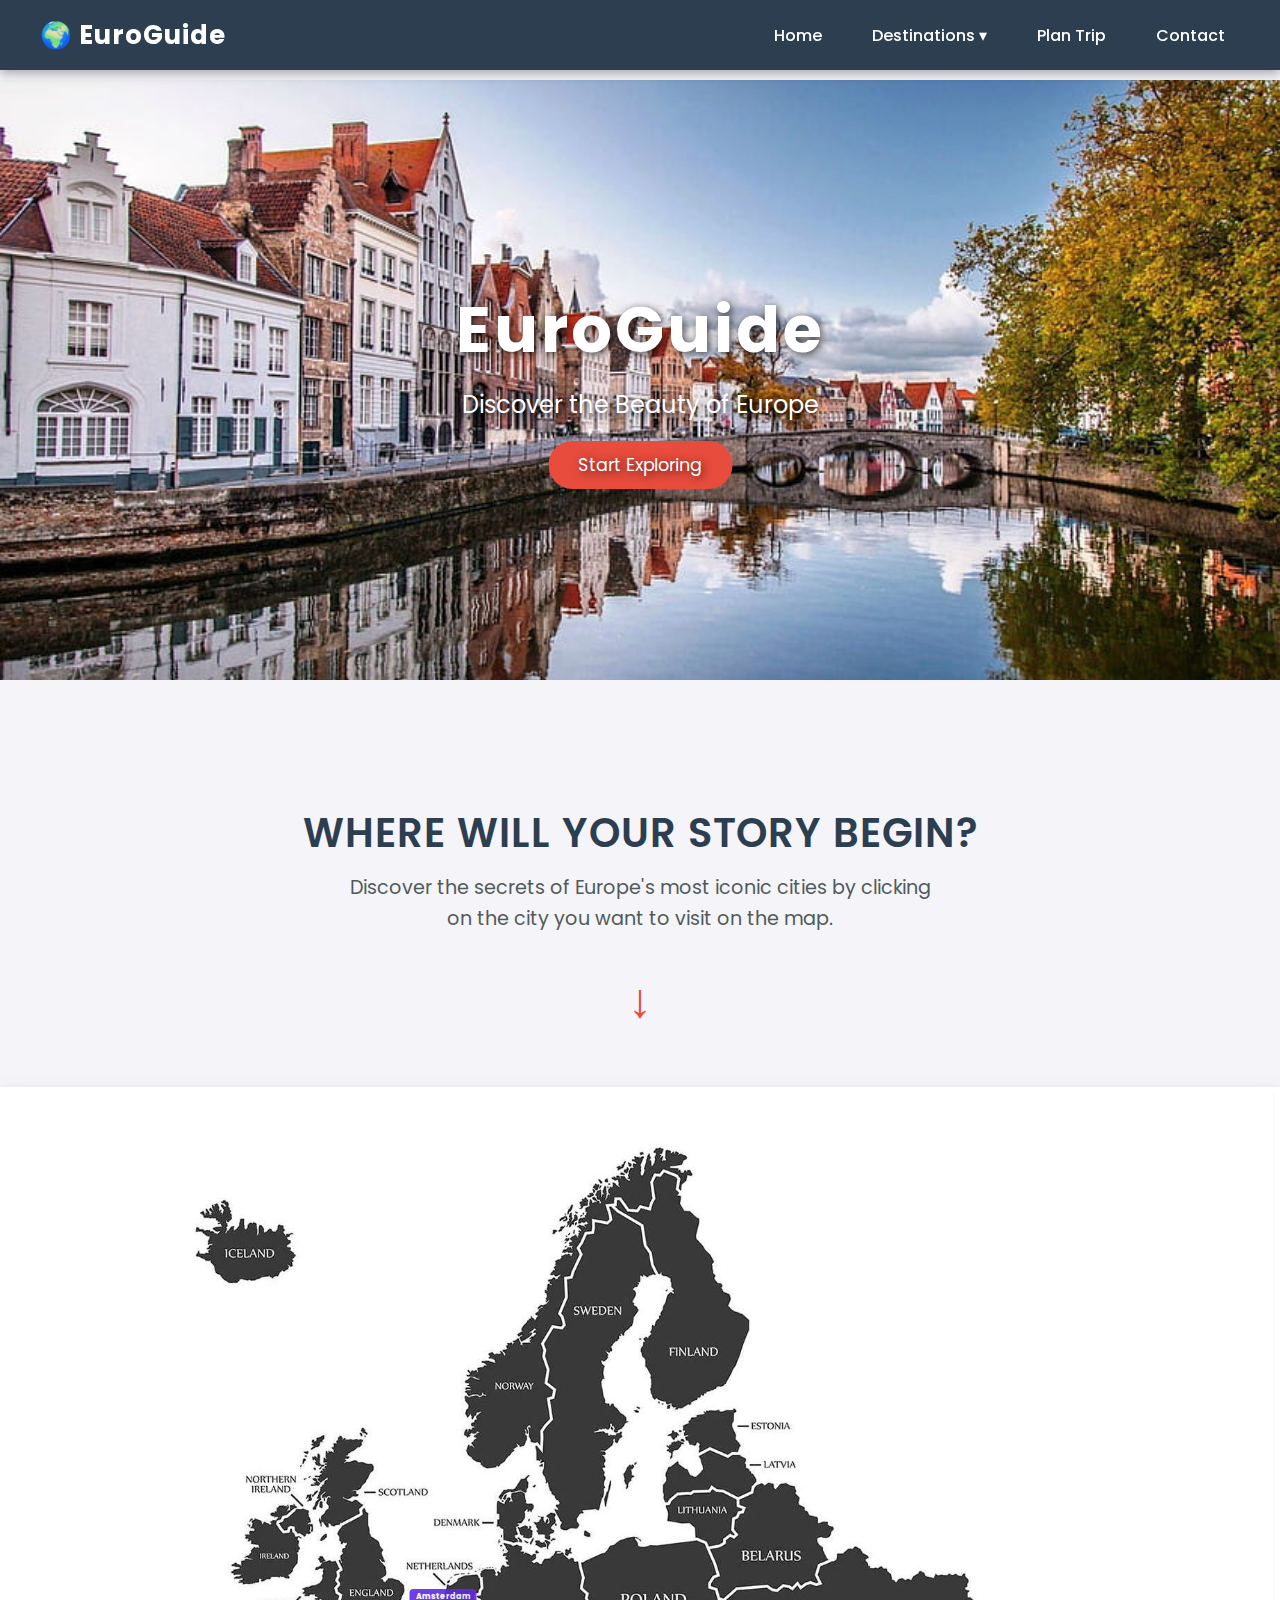
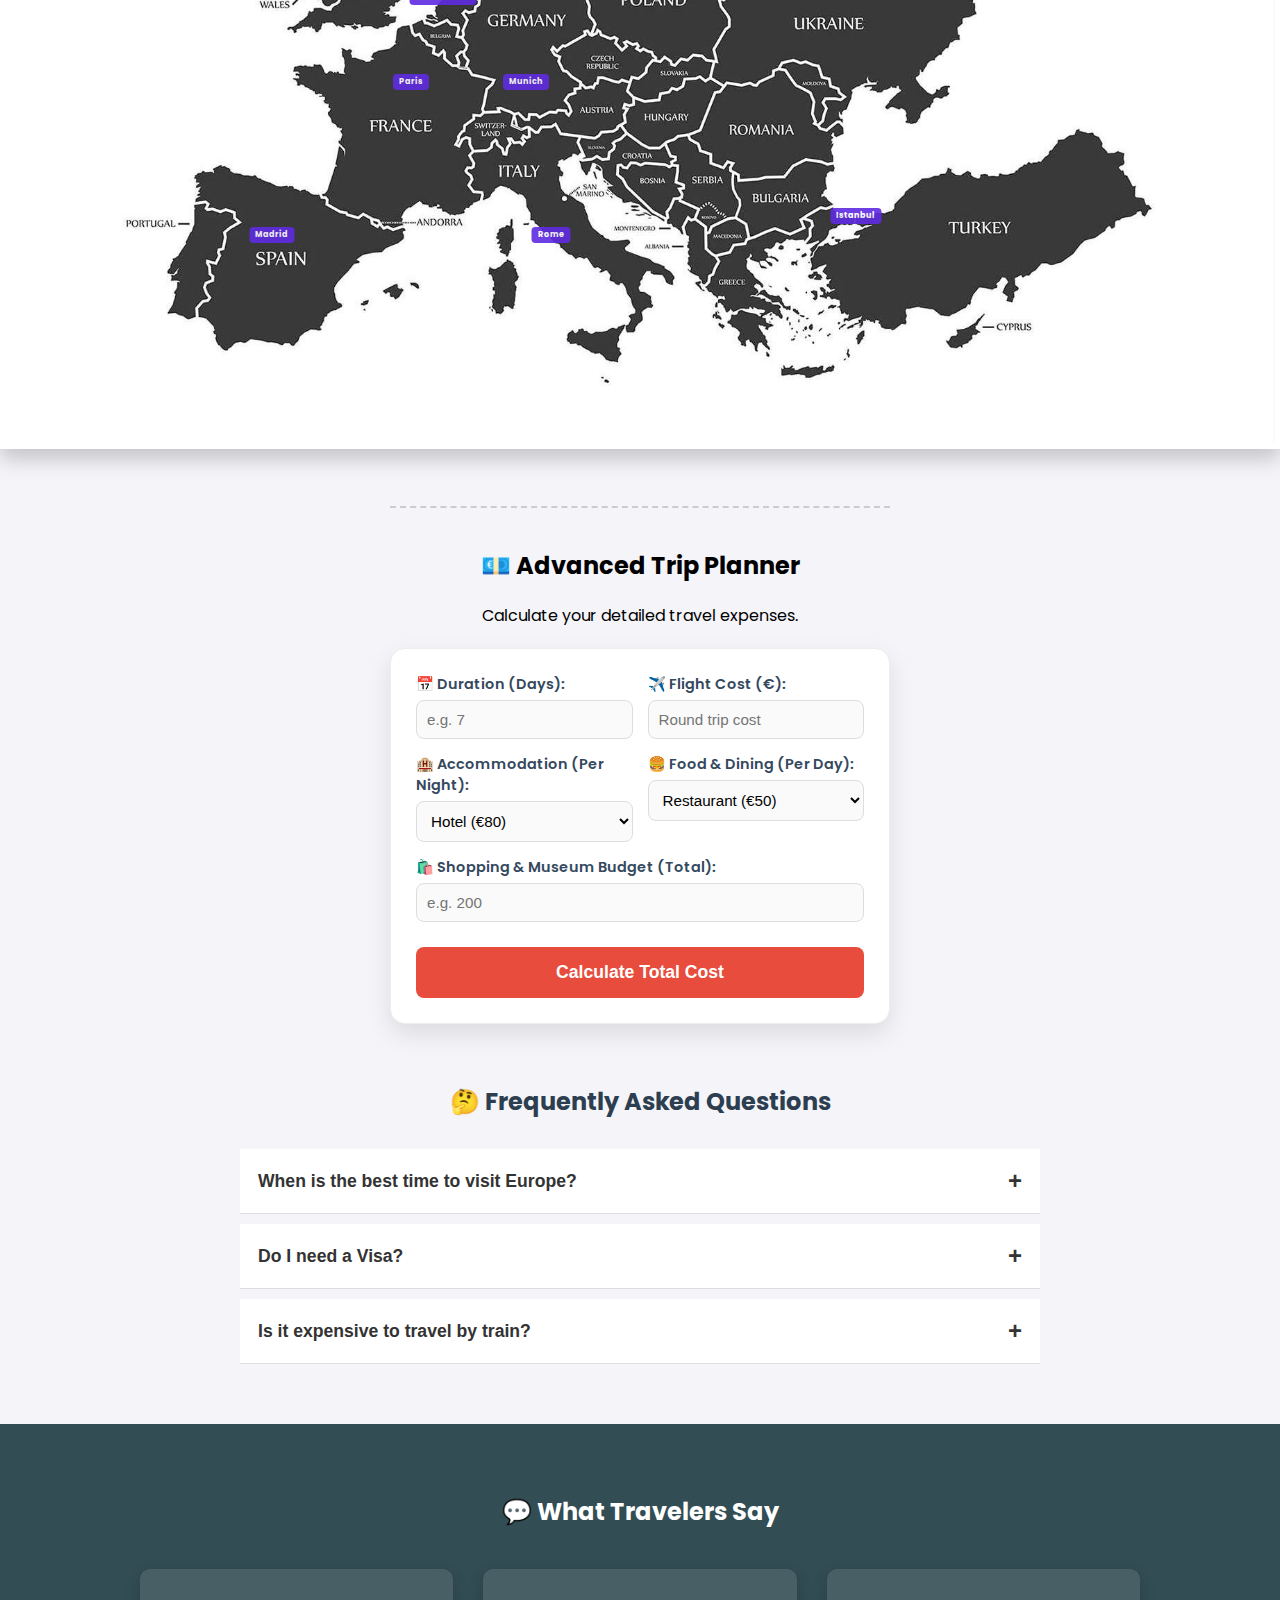
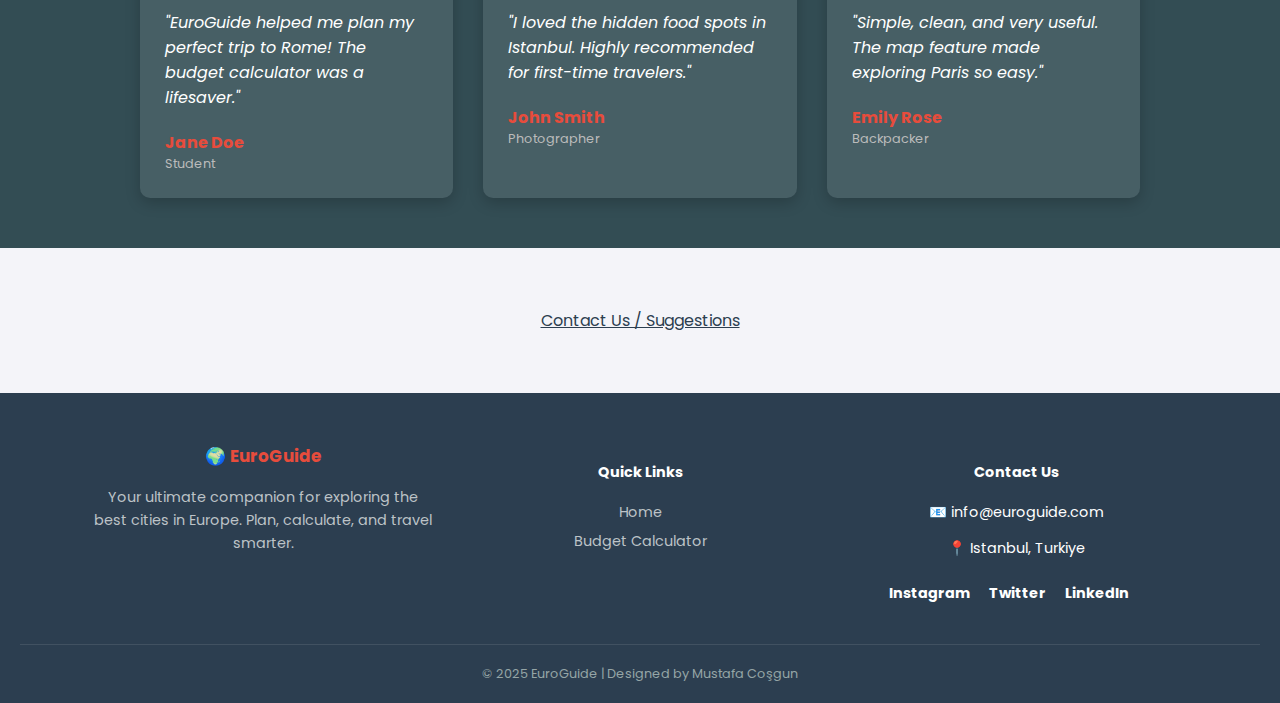
<file: index.html>
<!DOCTYPE html>
<html lang="en">
<head>
    <meta charset="UTF-8">
    <meta name="viewport" content="width=device-width, initial-scale=1.0">
    <title>EuroGuide - Explore Europe</title>
    
    <link rel="stylesheet" href="css/style.css">
    
    <link href="https://fonts.googleapis.com/css2?family=Poppins:wght@300;400;600&display=swap" rel="stylesheet">
</head>
<body>

    <nav class="navbar">
        <a href="index.html" class="nav-logo">🌍 EuroGuide</a>

        <ul class="nav-links">
            <li><a href="index.html">Home</a></li>
            
            <li class="dropdown">
                <a href="javascript:void(0)" class="dropbtn">Destinations ▾</a>
                <div class="dropdown-content">
                    <a href="istanbul.html">Istanbul</a>
                    <a href="paris.html">Paris</a>
                    <a href="rome.html">Rome</a>
                    <a href="munich.html">Munich</a>
                    <a href="amsterdam.html">Amsterdam</a>
                    <a href="madrid.html">Madrid</a>
                </div>
            </li>

            <li><a href="#budget">Plan Trip</a></li> <li><a href="#contact">Contact</a></li>
        </ul>
    </nav>

    <div class="slider-container">
        
        <div class="slide fade">
            <img src="images/slide1.jpg" alt="Europe Travel 1">
        </div>
        <div class="slide fade">
            <img src="images/slide2.jpg" alt="Europe Travel 2">
        </div>
        <div class="slide fade">
            <img src="images/slide3.jpg" alt="Europe Travel 3">
        </div>

        <div class="hero-overlay">
            <h1>EuroGuide</h1>
            <p>Discover the Beauty of Europe</p>
            <a href="#map-section" class="cta-button">Start Exploring</a>
        </div>

    </div>

    <div class="cta-section" id="map-section">
        <h2>Where Will Your Story Begin?</h2>
        <p>Discover the secrets of Europe's most iconic cities by clicking on the city you want to visit on the map.</p>
        
        <div class="scroll-arrow">↓</div>
    </div>

    

    <main>
        <div class="map-container">
            
            <img src="images/map.jpeg" alt="Map of Europe" class="europe-map">
            
            <a href="istanbul.html" class="city-point istanbul" title="Istanbul">Istanbul</a>
            <a href="paris.html" class="city-point paris" title="Paris">Paris</a>
            <a href="rome.html" class="city-point rome" title="Rome">Rome</a>
            <a href="munich.html" class="city-point munich" title="Munich">Munich</a>
            <a href="amsterdam.html" class="city-point amsterdam" title="Amsterdam">Amsterdam</a>
            <a href="madrid.html" class="city-point madrid" title="Madrid">Madrid</a>

        </div>
    </main>

    









    <div class="budget-container" id="budget">
            <h2>💶 Advanced Trip Planner</h2>
            <p>Calculate your detailed travel expenses.</p>

            <div class="calc-box">
                
                <div class="input-row">
                    <div class="calc-group">
                        <label>📅 Duration (Days):</label>
                        <input type="number" id="days" placeholder="e.g. 7" min="1">
                    </div>
                    <div class="calc-group">
                        <label>✈️ Flight Cost (€):</label>
                        <input type="number" id="flight" placeholder="Round trip cost" min="0">
                    </div>
                </div>

                <div class="input-row">
                    <div class="calc-group">
                        <label>🏨 Accommodation (Per Night):</label>
                        <select id="accommodation">
                            <option value="30">Hostel (€30)</option>
                            <option value="80" selected>Hotel (€80)</option>
                            <option value="150">Airbnb/Suite (€150)</option>
                            <option value="300">Luxury Hotel (€300)</option>
                        </select>
                    </div>
                    <div class="calc-group">
                        <label>🍔 Food & Dining (Per Day):</label>
                        <select id="food">
                            <option value="20">Street Food (€20)</option>
                            <option value="50" selected>Restaurant (€50)</option>
                            <option value="100">Fine Dining (€100)</option>
                        </select>
                    </div>
                </div>

                <div class="calc-group">
                    <label>🛍️ Shopping & Museum Budget (Total):</label>
                    <input type="number" id="extra" placeholder="e.g. 200" min="0">
                </div>

                <button type="button" class="calc-btn" onclick="calculateComplexBudget()">Calculate Total Cost</button>
                
                <div id="resultBox" class="result-hidden">
                    Total Estimated Cost: <br>
                    <span id="totalCost" style="font-size: 2rem;">0</span>€
                </div>
            </div>
        </div>

        <script>
            function calculateComplexBudget() {
                // 1. Değerleri al (Sayıya çevirerek - parseFloat)
                var days = parseFloat(document.getElementById("days").value) || 0;
                var flight = parseFloat(document.getElementById("flight").value) || 0;
                var accommodation = parseFloat(document.getElementById("accommodation").value) || 0;
                var food = parseFloat(document.getElementById("food").value) || 0;
                var extra = parseFloat(document.getElementById("extra").value) || 0;

                // 2. Kontrol et
                if (days < 1) {
                    alert("Please enter at least 1 day!");
                    return;
                }

                // 3. Formül: (Gün * Konaklama) + (Gün * Yemek) + Uçak + Ekstra
                var total = (days * accommodation) + (days * food) + flight + extra;

                // 4. Sonucu Göster
                var resultScreen = document.getElementById("resultBox");
                var totalSpan = document.getElementById("totalCost");
                
                totalSpan.innerText = total; 
                resultScreen.style.display = "block";
                resultScreen.style.backgroundColor = "#27ae60"; 
                resultScreen.style.color = "white"; 
            }
        </script>






<section class="faq-section">
        <h2>🤔 Frequently Asked Questions</h2>
        
        <div class="faq-container">
            <div class="faq-item">
                <button class="faq-question">When is the best time to visit Europe? <span class="arrow">+</span></button>
                <div class="faq-answer">
                    <p>The best time is generally spring (April-June) or autumn (September-November) when the weather is mild and crowds are smaller.</p>
                </div>
            </div>

            <div class="faq-item">
                <button class="faq-question">Do I need a Visa? <span class="arrow">+</span></button>
                <div class="faq-answer">
                    <p>It depends on your citizenship. Many travelers need a Schengen Visa to visit most EU countries. Check your local consulate.</p>
                </div>
            </div>

            <div class="faq-item">
                <button class="faq-question">Is it expensive to travel by train? <span class="arrow">+</span></button>
                <div class="faq-answer">
                    <p>Trains can be very affordable if you book in advance or use an Eurail Pass. It's often cheaper and more scenic than flying.</p>
                </div>
            </div>
        </div>
    </section>

    <script>
        var acc = document.getElementsByClassName("faq-question");
        var i;

        for (i = 0; i < acc.length; i++) {
            acc[i].addEventListener("click", function() {
                this.classList.toggle("active"); // Rengi değiştir
                var panel = this.nextElementSibling; // Cevap kısmını bul
                
                // Aç kapa mantığı
                if (panel.style.maxHeight) {
                    panel.style.maxHeight = null;
                    this.querySelector(".arrow").innerText = "+";
                } else {
                    panel.style.maxHeight = panel.scrollHeight + "px";
                    this.querySelector(".arrow").innerText = "-";
                } 
            });
        }
    </script>





            <section class="reviews-section">
        <h2>💬 What Travelers Say</h2>
        
        <div class="reviews-grid">
            <div class="review-card">
                <p class="review-text">"EuroGuide helped me plan my perfect trip to Rome! The budget calculator was a lifesaver."</p>
                <div class="reviewer">
                    <strong>Jane Doe</strong>
                    <span>Student</span>
                </div>
            </div>

            <div class="review-card">
                <p class="review-text">"I loved the hidden food spots in Istanbul. Highly recommended for first-time travelers."</p>
                <div class="reviewer">
                    <strong>John Smith</strong>
                    <span>Photographer</span>
                </div>
            </div>

            <div class="review-card">
                <p class="review-text">"Simple, clean, and very useful. The map feature made exploring Paris so easy."</p>
                <div class="reviewer">
                    <strong>Emily Rose</strong>
                    <span>Backpacker</span>
                </div>
            </div>
        </div>
    </section>








            <div style="margin-top: 60px;">
        <a href="contact.html" style="color: #2c3e50; text-decoration: underline;">Contact Us / Suggestions</a>
            </div>


            <footer class="footer-section" id="contact">
        <div class="footer-content">
            <div class="footer-left">
                <h3>🌍 EuroGuide</h3>
                <p>Your ultimate companion for exploring the best cities in Europe. Plan, calculate, and travel smarter.</p>
            </div>

            <div class="footer-center">
                <h4>Quick Links</h4>
                <ul>
                    <li><a href="#">Home</a></li>
                    <li><a href="#budget">Budget Calculator</a></li>
                    
                </ul>
            </div>

            <div class="footer-right">
                <h4>Contact Us</h4>
                <p>📧 info@euroguide.com</p>
                <p>📍 Istanbul, Turkiye</p>
                <div class="socials">
                    <a href="#">Instagram</a>
                    <a href="#">Twitter</a>
                    <a href="#">LinkedIn</a>
                </div>
            </div>
        </div>
        
        <div class="footer-bottom">
            &copy; 2025 EuroGuide | Designed by Mustafa Coşgun
        </div>
    </footer>




    <script>
        let slideIndex = 0;
        showSlides(); // Fonksiyonu başlat

        function showSlides() {
            let i;
            let slides = document.getElementsByClassName("slide");
            
            // Tüm slaytları gizle
            for (i = 0; i < slides.length; i++) {
                slides[i].style.display = "none";  
            }
            
            slideIndex++;
            
            // Eğer son resme geldiysek başa dön
            if (slideIndex > slides.length) {slideIndex = 1}    
            
            // Sıradaki slaytı göster
            slides[slideIndex-1].style.display = "block";  
            
            // 4 saniyede bir değiştir (4000 milisaniye)
            setTimeout(showSlides, 4000); 
        }
    </script>
</body>

</body>
</html>
</file>
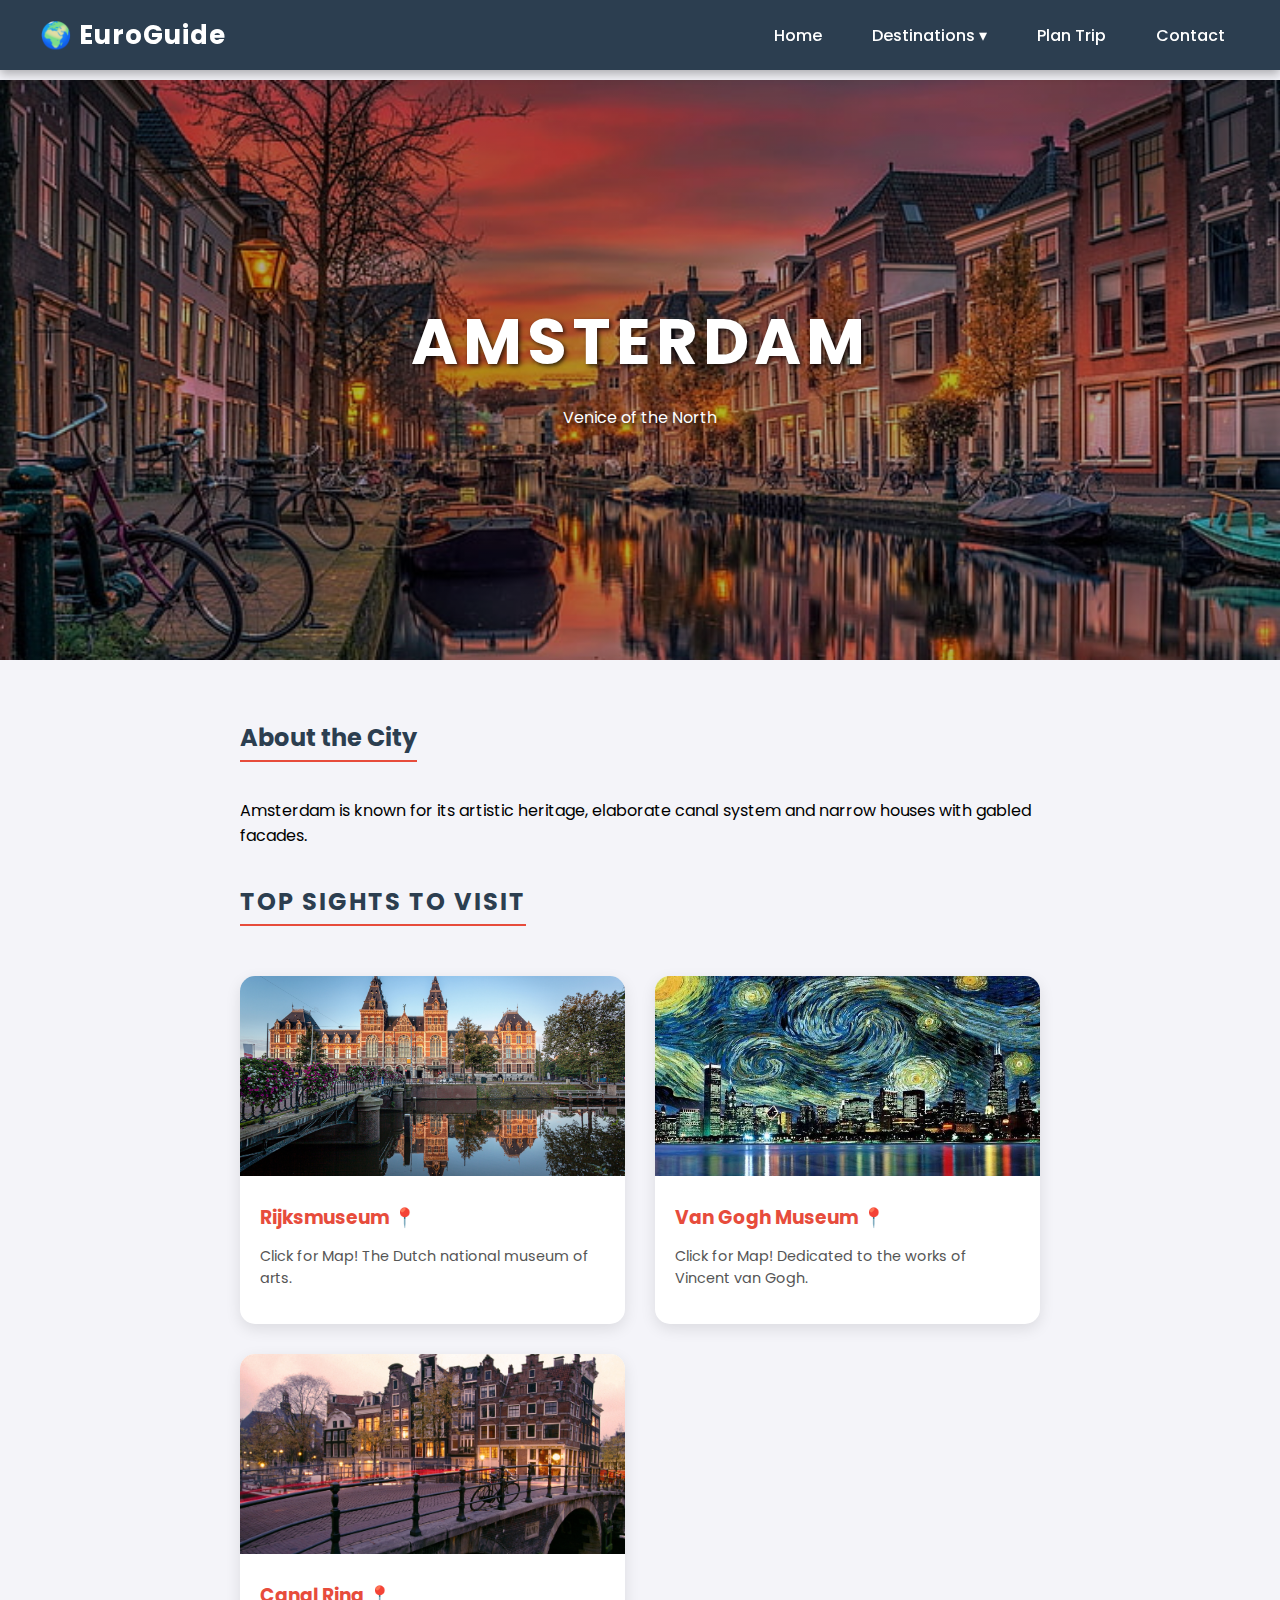
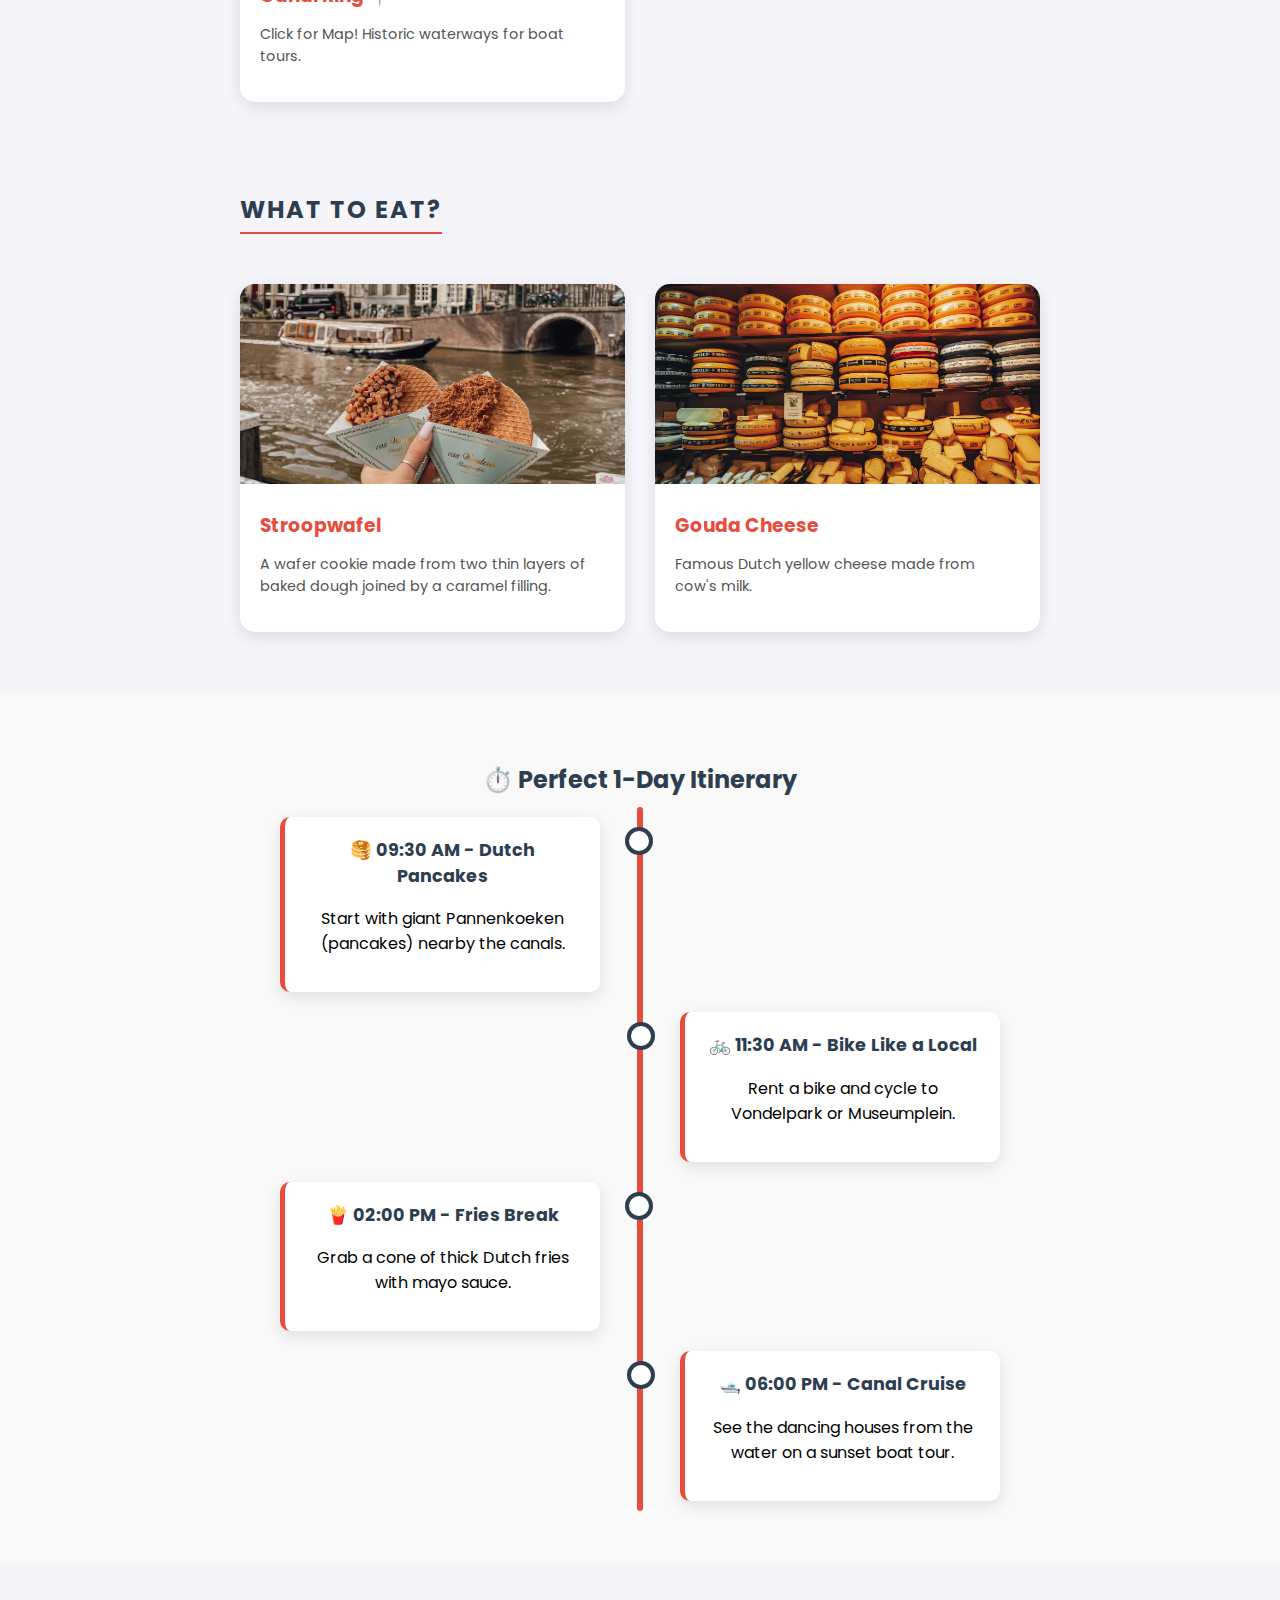
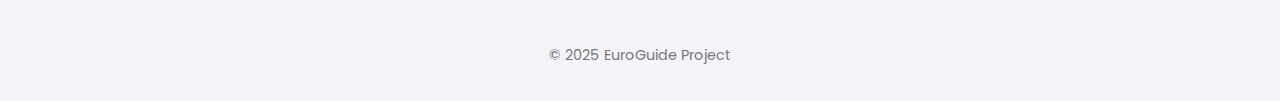
<file: amsterdam.html>
<!DOCTYPE html>
<html lang="en">
<head>
    <meta charset="UTF-8">
    <meta name="viewport" content="width=device-width, initial-scale=1.0">
    <title>Visit Istanbul - EuroGuide</title>
    <link rel="stylesheet" href="css/style.css">
    <link href="https://fonts.googleapis.com/css2?family=Poppins:wght@300;400;600&display=swap" rel="stylesheet">
</head>
<body>

        <nav class="navbar">
        <a href="index.html" class="nav-logo">🌍 EuroGuide</a>

        <ul class="nav-links">
            <li><a href="index.html">Home</a></li>
            
            <li class="dropdown">
                <a href="javascript:void(0)" class="dropbtn">Destinations ▾</a>
                <div class="dropdown-content">
                    <a href="istanbul.html">Istanbul</a>
                    <a href="paris.html">Paris</a>
                    <a href="rome.html">Rome</a>
                    <a href="munich.html">Munich</a>
                    <a href="amsterdam.html">Amsterdam</a>
                    <a href="madrid.html">Madrid</a>
                </div>
            </li>

            <li><a href="#budget">Plan Trip</a></li> <li><a href="#contact">Contact</a></li>
        </ul>
    </nav>

    <header class="city-hero amsterdam-hero">
        <div class="hero-text">
            <h1>AMSTERDAM</h1>
            <p>Venice of the North</p>
        </div>
    </header>

    <main class="city-content fade-in">
        <section class="info-box">
            <h2>About the City</h2>
            <p>Amsterdam is known for its artistic heritage, elaborate canal system and narrow houses with gabled facades.</p>
        </section>

        <section class="section-title"><h2>Top Sights to Visit</h2></section>



        <div class="card-grid">
            <div class="card" style="cursor: pointer;" onclick="openMap('https://maps.google.com/maps?q=Rijksmuseum+Amsterdam&t=&z=15&ie=UTF8&iwloc=&output=embed', 'Rijksmuseum')">
                <img src="images/rijksmuseum.jpg" alt="Rijksmuseum">
                <div class="card-info">
                    <h3>Rijksmuseum 📍</h3>
                    <p>Click for Map! The Dutch national museum of arts.</p>
                </div>
            </div>

            <div class="card" style="cursor: pointer;" onclick="openMap('https://maps.google.com/maps?q=Van+Gogh+Museum&t=&z=15&ie=UTF8&iwloc=&output=embed', 'Van Gogh Museum')">
                <img src="images/vangogh.jpg" alt="Van Gogh Museum">
                <div class="card-info">
                    <h3>Van Gogh Museum 📍</h3>
                    <p>Click for Map! Dedicated to the works of Vincent van Gogh.</p>
                </div>
            </div>

            <div class="card" style="cursor: pointer;" onclick="openMap('https://maps.google.com/maps?q=Amsterdam+Canals&t=&z=14&ie=UTF8&iwloc=&output=embed', 'Canal Ring')">
                <img src="images/canals.jpg" alt="Canal Cruise">
                <div class="card-info">
                    <h3>Canal Ring 📍</h3>
                    <p>Click for Map! Historic waterways for boat tours.</p>
                </div>
            </div>
        </div>

        

        <section class="section-title" style="margin-top: 50px;"><h2>What to Eat?</h2></section>

        <div class="card-grid">
            <div class="card">
                <img src="images/stroopwafel.jpg" alt="Stroopwafel">
                <div class="card-info">
                    <h3>Stroopwafel</h3>
                    <p>A wafer cookie made from two thin layers of baked dough joined by a caramel filling.</p>
                </div>
            </div>
            <div class="card">
                <img src="images/cheese.jpg" alt="Dutch Cheese">
                <div class="card-info">
                    <h3>Gouda Cheese</h3>
                    <p>Famous Dutch yellow cheese made from cow's milk.</p>
                </div>
            </div>
        </div>
    </main>


    <section class="timeline-section">
        <h2>⏱️ Perfect 1-Day Itinerary</h2>
        <div class="timeline">
            <div class="time-container left">
                <div class="content">
                    <h3>🥞 09:30 AM - Dutch Pancakes</h3>
                    <p>Start with giant Pannenkoeken (pancakes) nearby the canals.</p>
                </div>
            </div>
            <div class="time-container right">
                <div class="content">
                    <h3>🚲 11:30 AM - Bike Like a Local</h3>
                    <p>Rent a bike and cycle to Vondelpark or Museumplein.</p>
                </div>
            </div>
            <div class="time-container left">
                <div class="content">
                    <h3>🍟 02:00 PM - Fries Break</h3>
                    <p>Grab a cone of thick Dutch fries with mayo sauce.</p>
                </div>
            </div>
            <div class="time-container right">
                <div class="content">
                    <h3>🛥️ 06:00 PM - Canal Cruise</h3>
                    <p>See the dancing houses from the water on a sunset boat tour.</p>
                </div>
            </div>
        </div>
    </section>

    <footer>
        <p>&copy; 2025 EuroGuide Project</p>
    </footer>





    <div id="mapModal" class="modal">
        <div class="modal-content">
            <span class="close-btn" onclick="closeMap()">×</span>
            <h3 id="mapTitle">Location</h3>
            <iframe id="googleMap" src="" width="100%" height="450" style="border:0;" allowfullscreen="" loading="lazy"></iframe>
        </div>
    </div>

    <script>
        function openMap(url, title) {
            var modal = document.getElementById("mapModal");
            var mapFrame = document.getElementById("googleMap");
            var mapLabel = document.getElementById("mapTitle");
            mapFrame.src = url;
            mapLabel.innerText = title;
            modal.style.display = "flex";
        }
        function closeMap() {
            document.getElementById("mapModal").style.display = "none";
            document.getElementById("googleMap").src = "";
        }
        window.onclick = function(event) {
            if (event.target == document.getElementById("mapModal")) { closeMap(); }
        }
    </script>
</body>

</body>
</html>
</file>
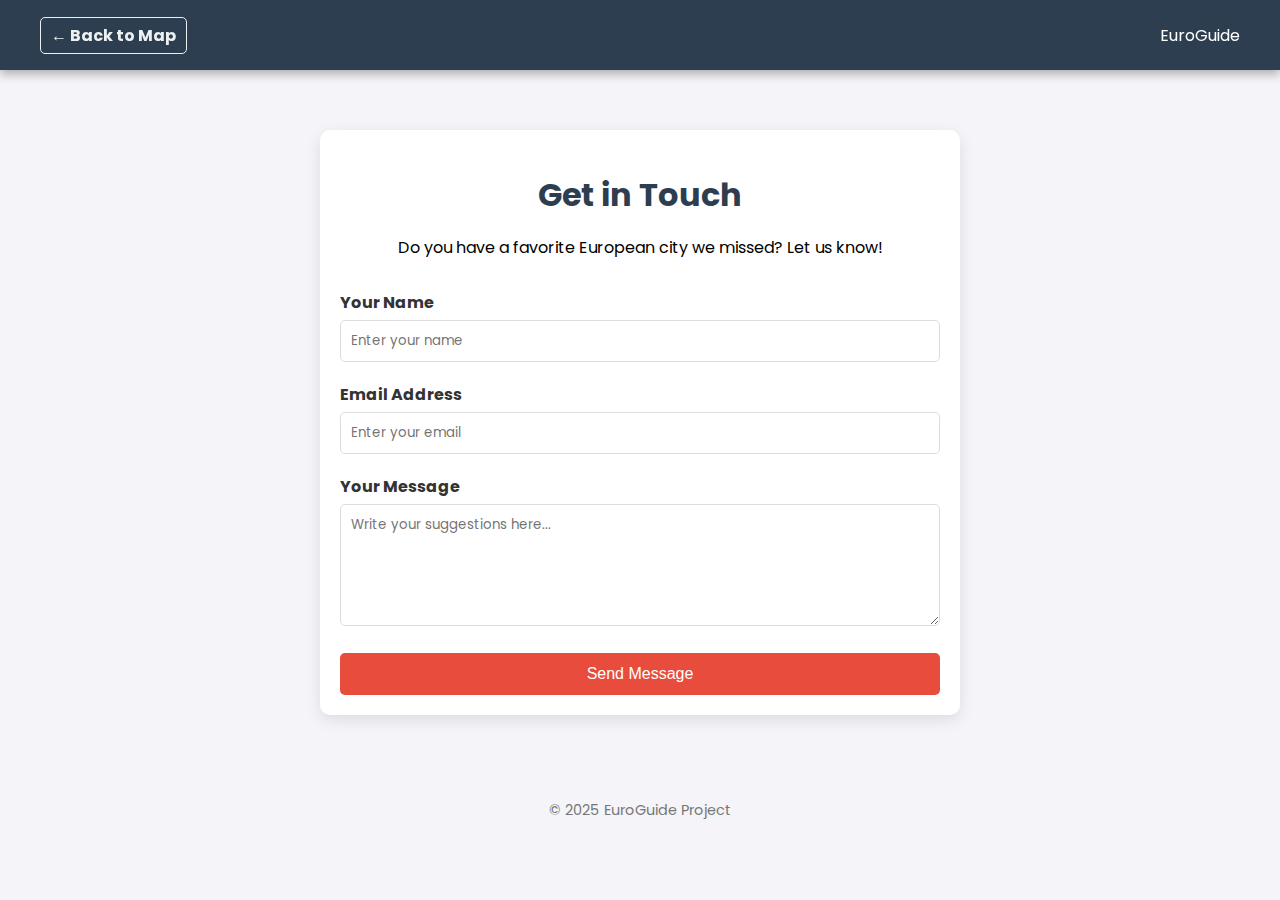
<file: contact.html>
<!DOCTYPE html>
<html lang="en">
<head>
    <meta charset="UTF-8">
    <meta name="viewport" content="width=device-width, initial-scale=1.0">
    <title>Contact Us - EuroGuide</title>
    <link rel="stylesheet" href="css/style.css">
    <link href="https://fonts.googleapis.com/css2?family=Poppins:wght@300;400;600&display=swap" rel="stylesheet">
</head>
<body>

    <nav class="navbar">
        <a href="index.html" class="back-btn">← Back to Map</a>
        <div class="logo">EuroGuide</div>
    </nav>

    <main class="contact-container">
        <h1>Get in Touch</h1>
        <p>Do you have a favorite European city we missed? Let us know!</p>
        
        <form class="contact-form">
            <div class="form-group">
                <label for="name">Your Name</label>
                <input type="text" id="name" placeholder="Enter your name">
            </div>
            
            <div class="form-group">
                <label for="email">Email Address</label>
                <input type="email" id="email" placeholder="Enter your email">
            </div>
            
            <div class="form-group">
                <label for="message">Your Message</label>
                <textarea id="message" rows="5" placeholder="Write your suggestions here..."></textarea>
            </div>
            
            <button type="submit" class="submit-btn">Send Message</button>
        </form>
    </main>

    <footer>
        <p>&copy; 2025 EuroGuide Project</p>
    </footer>

</body>
</html>
</file>
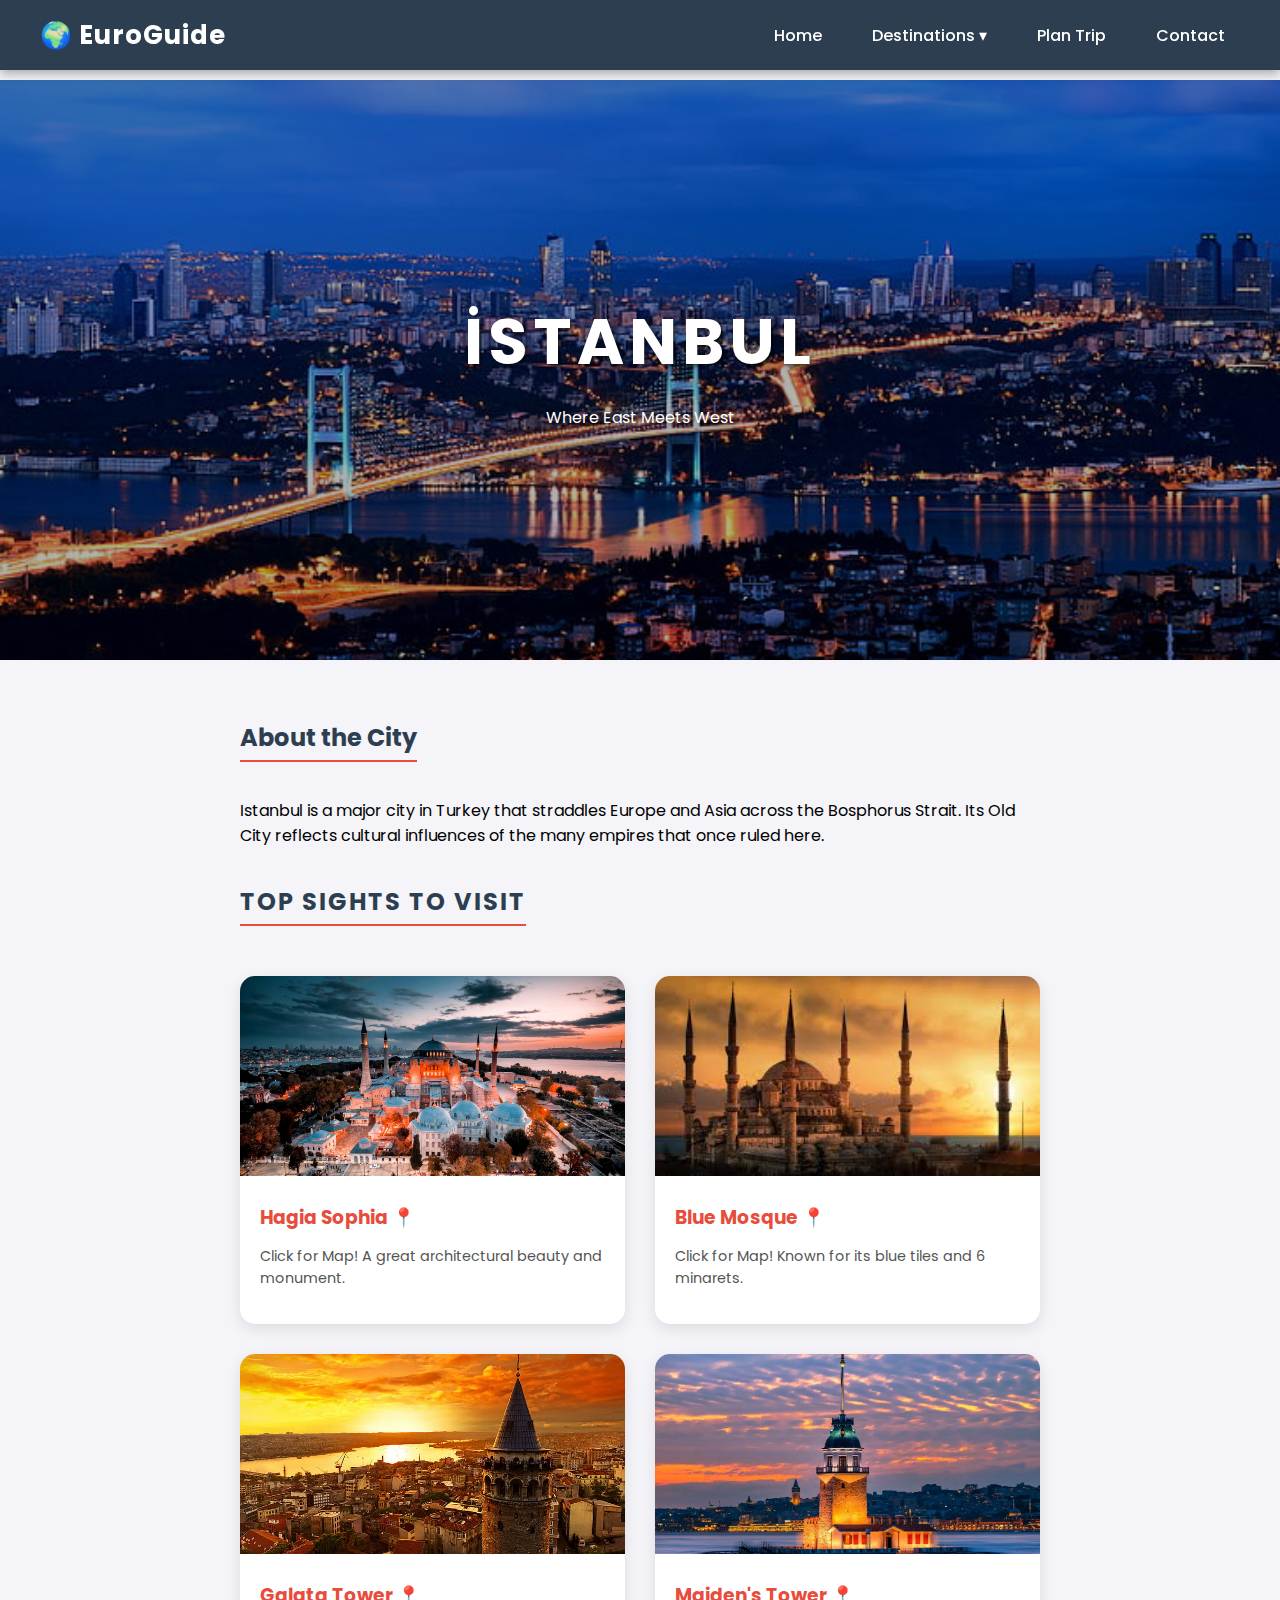
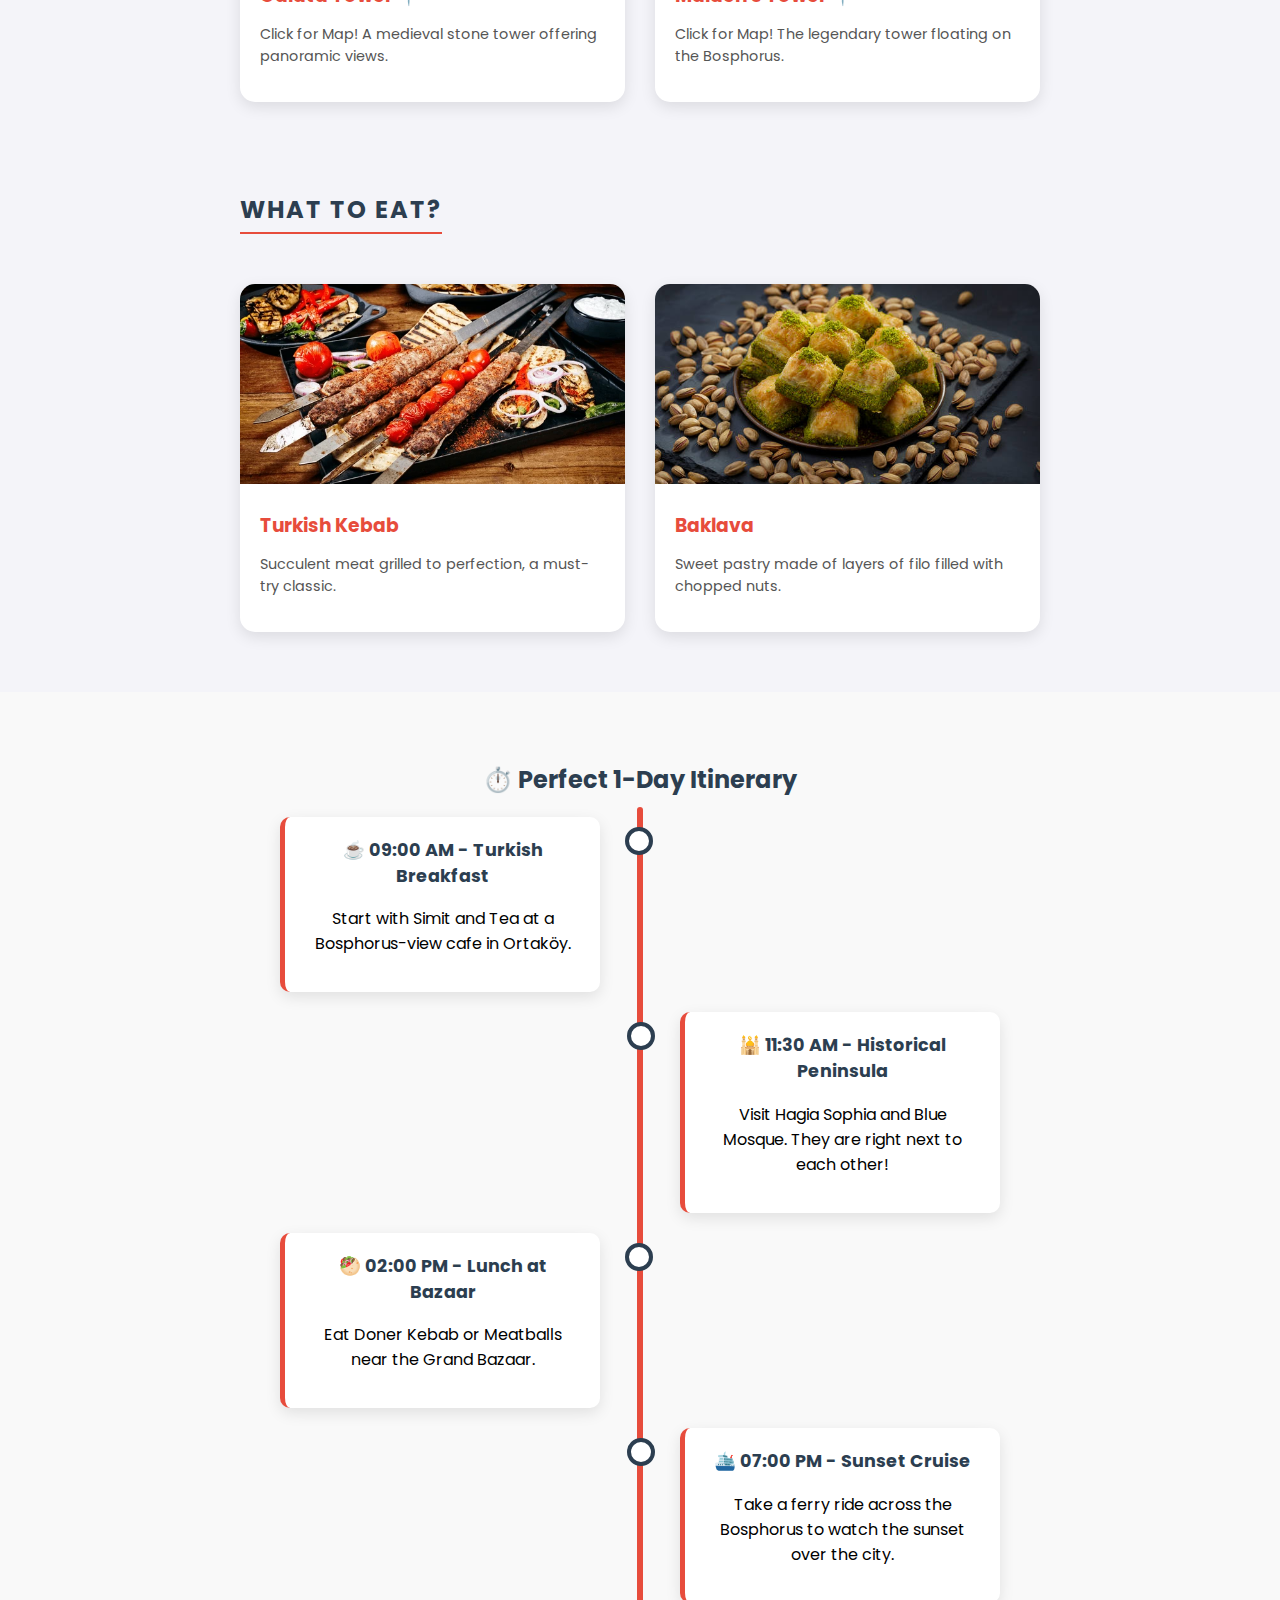
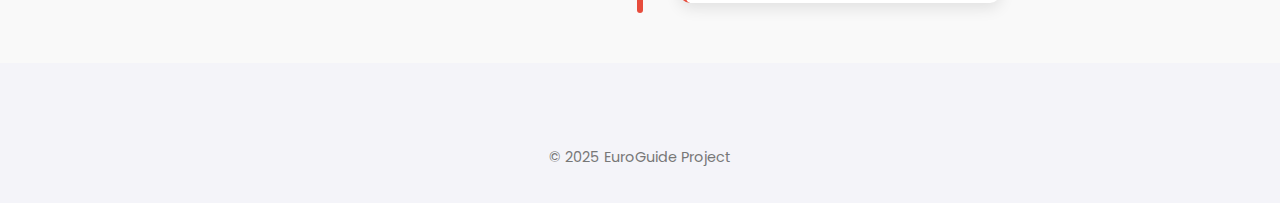
<file: istanbul.html>
<!DOCTYPE html>
<html lang="en">
<head>
    <meta charset="UTF-8">
    <meta name="viewport" content="width=device-width, initial-scale=1.0">
    <title>Visit Istanbul - EuroGuide</title>
    <link rel="stylesheet" href="css/style.css">
    <link href="https://fonts.googleapis.com/css2?family=Poppins:wght@300;400;600&display=swap" rel="stylesheet">
</head>
<body>

        <nav class="navbar">
        <a href="index.html" class="nav-logo">🌍 EuroGuide</a>

        <ul class="nav-links">
            <li><a href="index.html">Home</a></li>
            
            <li class="dropdown">
                <a href="javascript:void(0)" class="dropbtn">Destinations ▾</a>
                <div class="dropdown-content">
                    <a href="istanbul.html">Istanbul</a>
                    <a href="paris.html">Paris</a>
                    <a href="rome.html">Rome</a>
                    <a href="munich.html">Munich</a>
                    <a href="amsterdam.html">Amsterdam</a>
                    <a href="madrid.html">Madrid</a>
                </div>
            </li>

            <li><a href="#budget">Plan Trip</a></li> <li><a href="#contact">Contact</a></li>
        </ul>
    </nav>

    <header class="city-hero istanbul-hero">
        <div class="hero-text">
            <h1>İSTANBUL</h1>
            <p>Where East Meets West</p>
        </div>
    </header>

<main class="city-content fade-in">
        
        <section class="info-box">
            <h2>About the City</h2>
            <p>Istanbul is a major city in Turkey that straddles Europe and Asia across the Bosphorus Strait. Its Old City reflects cultural influences of the many empires that once ruled here.</p>
        </section>

        <section class="section-title">
            <h2>Top Sights to Visit</h2>
        </section>

        <div class="card-grid">
            <div class="card" style="cursor: pointer;" onclick="openMap('https://maps.google.com/maps?q=Hagia+Sophia+Istanbul&t=&z=15&ie=UTF8&iwloc=&output=embed', 'Hagia Sophia')">
                <img src="images/ayasofya.jpg" alt="Hagia Sophia">
                <div class="card-info">
                    <h3>Hagia Sophia 📍</h3>
                    <p>Click for Map! A great architectural beauty and monument.</p>
                </div>
            </div>
            
            <div class="card" style="cursor: pointer;" onclick="openMap('https://maps.google.com/maps?q=Blue+Mosque+Istanbul&t=&z=15&ie=UTF8&iwloc=&output=embed', 'Blue Mosque')">
                <img src="images/bluemosque.jpeg" alt="Blue Mosque">
                <div class="card-info">
                    <h3>Blue Mosque 📍</h3>
                    <p>Click for Map! Known for its blue tiles and 6 minarets.</p>
                </div>
            </div>

            <div class="card" style="cursor: pointer;" onclick="openMap('https://maps.google.com/maps?q=Galata+Tower&t=&z=15&ie=UTF8&iwloc=&output=embed', 'Galata Tower')">
                <img src="images/galata.jpg" alt="Galata Tower">
                <div class="card-info">
                    <h3>Galata Tower 📍</h3>
                    <p>Click for Map! A medieval stone tower offering panoramic views.</p>
                </div>
            </div>

            <div class="card" style="cursor: pointer;" onclick="openMap('https://maps.google.com/maps?q=Maidens+Tower+Istanbul&t=&z=15&ie=UTF8&iwloc=&output=embed', 'Maidens Tower')">
                <img src="images/kızkulesi.webp" alt="Maiden's Tower">
                <div class="card-info">
                    <h3>Maiden's Tower 📍</h3>
                    <p>Click for Map! The legendary tower floating on the Bosphorus.</p>
                </div>
            </div>
        </div>

        

        <section class="section-title" style="margin-top: 50px;">
            <h2>What to Eat?</h2>
        </section>

        <div class="card-grid">
            <div class="card">
                <img src="images/kebab.webp" alt="Kebab">
                <div class="card-info">
                    <h3>Turkish Kebab</h3>
                    <p>Succulent meat grilled to perfection, a must-try classic.</p>
                </div>
            </div>

            <div class="card">
                <img src="images/baklava.jpg" alt="Baklava">
                <div class="card-info">
                    <h3>Baklava</h3>
                    <p>Sweet pastry made of layers of filo filled with chopped nuts.</p>
                </div>
            </div>
            
            </div>
        </div>

    </main>


    <section class="timeline-section">
        <h2>⏱️ Perfect 1-Day Itinerary</h2>
        <div class="timeline">
            <div class="time-container left">
                <div class="content">
                    <h3>☕ 09:00 AM - Turkish Breakfast</h3>
                    <p>Start with Simit and Tea at a Bosphorus-view cafe in Ortaköy.</p>
                </div>
            </div>
            <div class="time-container right">
                <div class="content">
                    <h3>🕌 11:30 AM - Historical Peninsula</h3>
                    <p>Visit Hagia Sophia and Blue Mosque. They are right next to each other!</p>
                </div>
            </div>
            <div class="time-container left">
                <div class="content">
                    <h3>🥙 02:00 PM - Lunch at Bazaar</h3>
                    <p>Eat Doner Kebab or Meatballs near the Grand Bazaar.</p>
                </div>
            </div>
            <div class="time-container right">
                <div class="content">
                    <h3>🛳️ 07:00 PM - Sunset Cruise</h3>
                    <p>Take a ferry ride across the Bosphorus to watch the sunset over the city.</p>
                </div>
            </div>
        </div>
    </section>

    <footer>
        <p>&copy; 2025 EuroGuide Project</p>
    </footer>









    <div id="mapModal" class="modal">
        <div class="modal-content">
            <span class="close-btn" onclick="closeMap()">&times;</span>
            <h3 id="mapTitle">Location</h3>
            <iframe id="googleMap" src="" width="100%" height="450" style="border:0;" allowfullscreen="" loading="lazy"></iframe>
        </div>
    </div>

    <script>
        // Haritayı Açan Fonksiyon
        function openMap(url, title) {
            var modal = document.getElementById("mapModal");
            var mapFrame = document.getElementById("googleMap");
            var mapLabel = document.getElementById("mapTitle");
            
            mapFrame.src = url; // Harita linkini yükle
            mapLabel.innerText = title; // Başlığı değiştir
            modal.style.display = "flex"; // Pencereyi görünür yap
        }

        // Haritayı Kapatan Fonksiyon
        function closeMap() {
            var modal = document.getElementById("mapModal");
            var mapFrame = document.getElementById("googleMap");
            
            modal.style.display = "none"; // Gizle
            mapFrame.src = ""; // Haritayı sıfırla (video gibi arkada çalışmasın)
        }

        // Pencere dışına tıklayınca da kapansın
        window.onclick = function(event) {
            var modal = document.getElementById("mapModal");
            if (event.target == modal) {
                closeMap();
            }
        }
    </script>
</body>

</body>
</html>
</file>
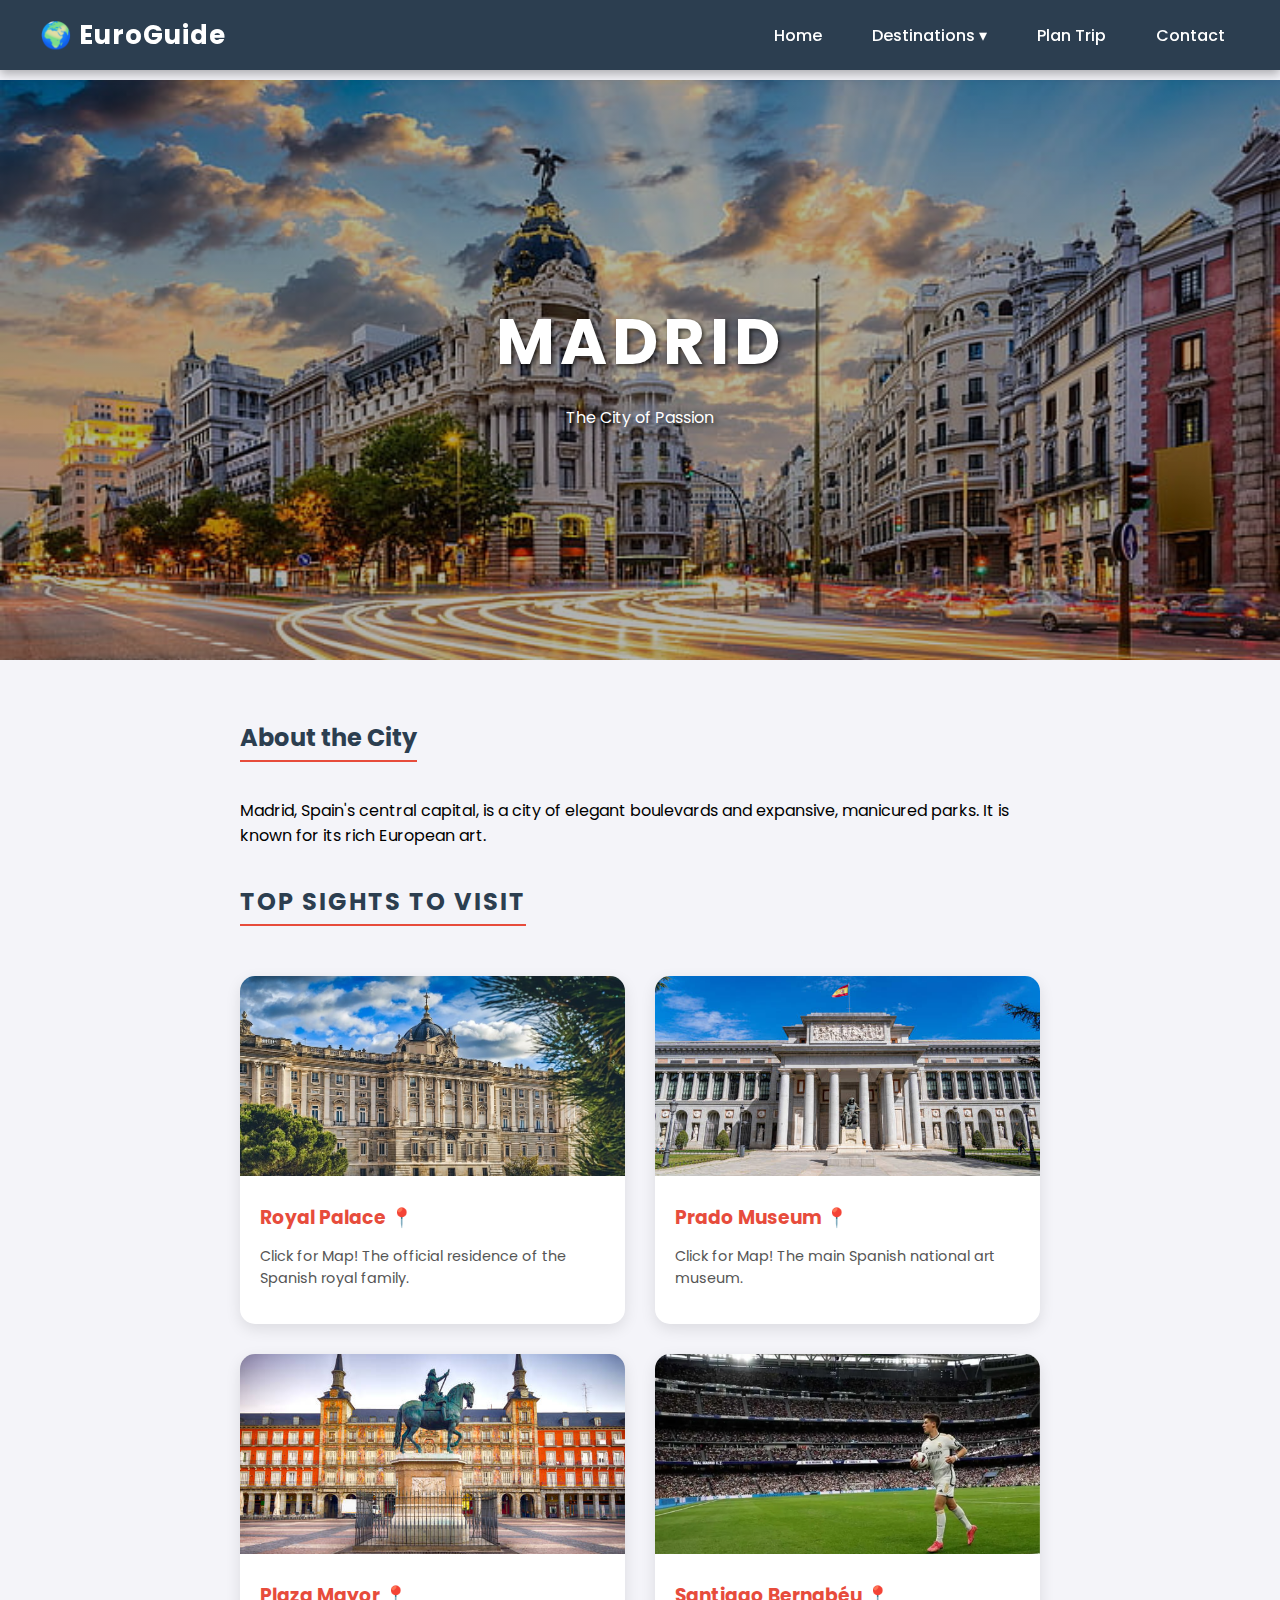
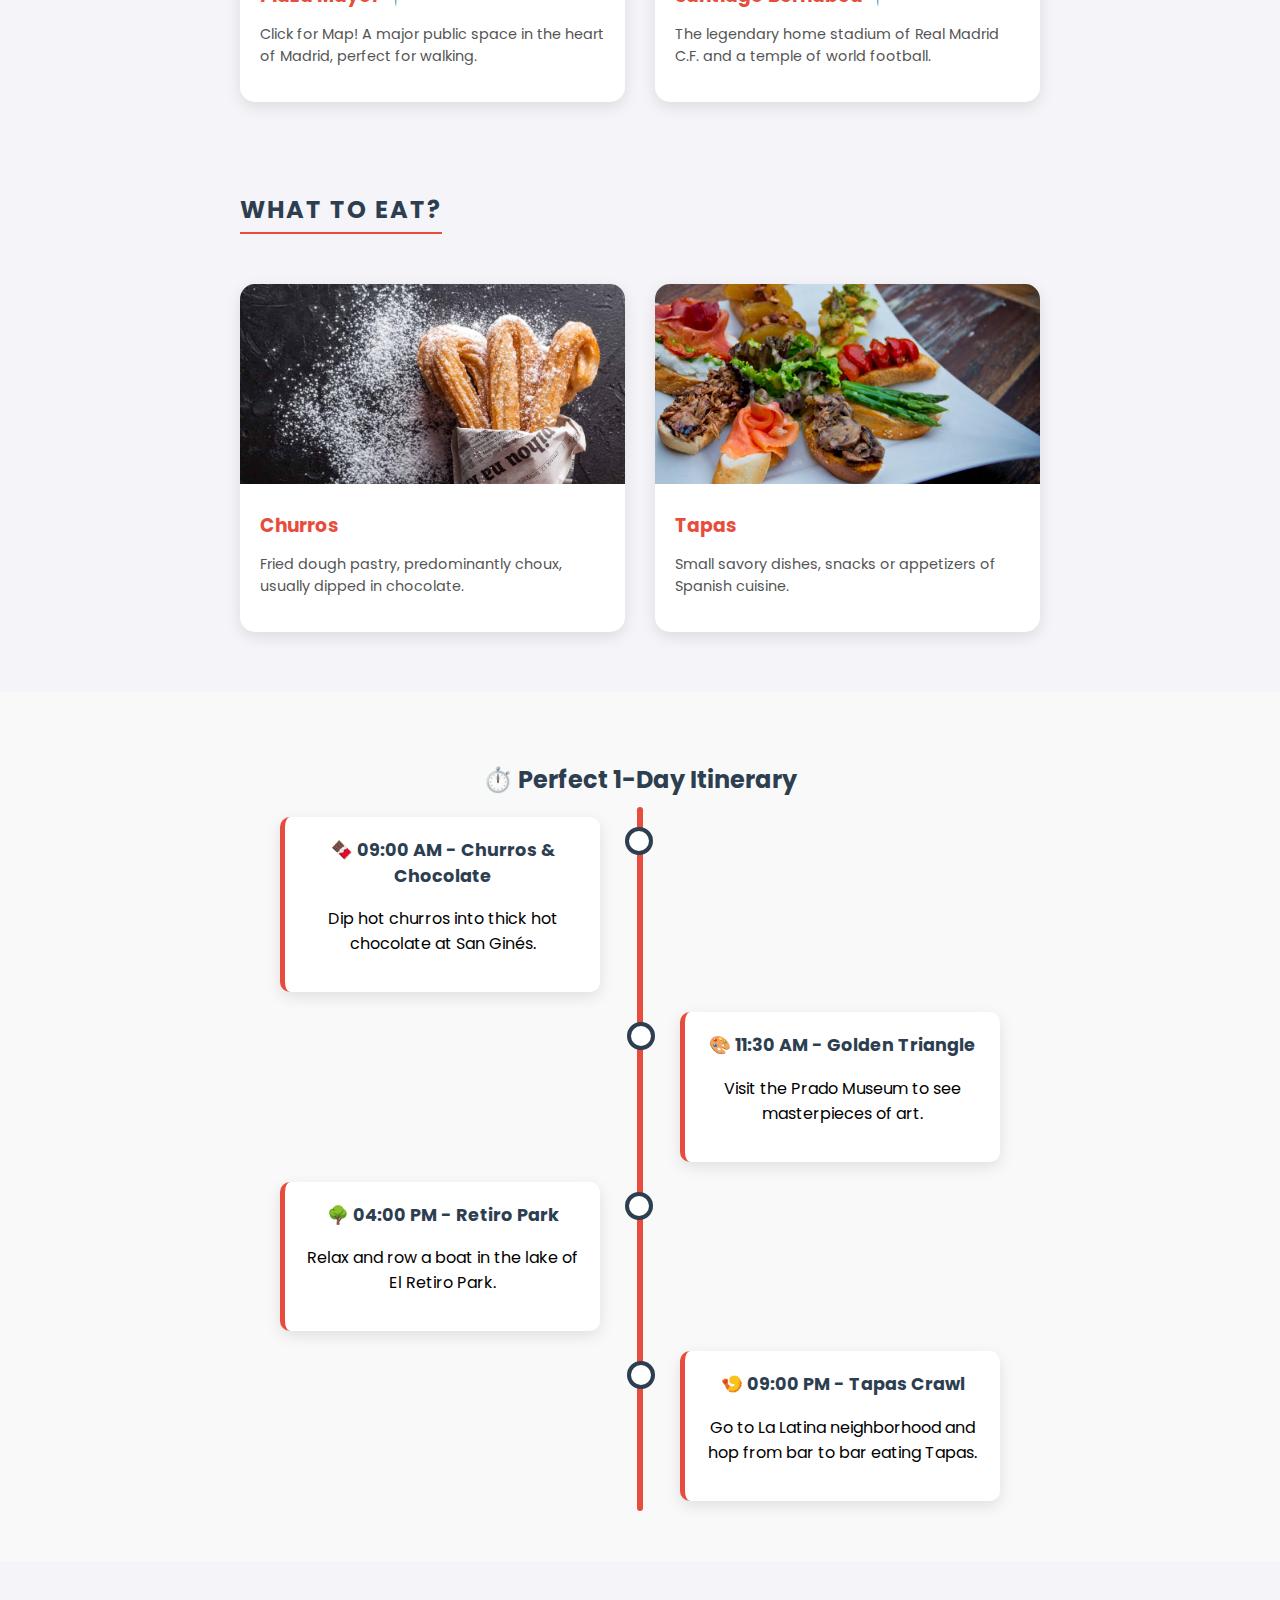
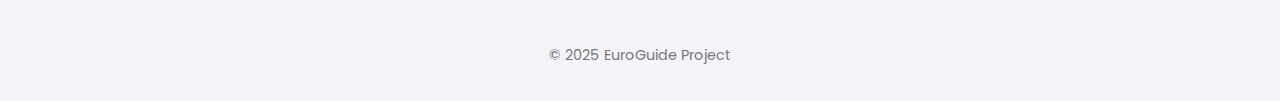
<file: madrid.html>
<!DOCTYPE html>
<html lang="en">
<head>
    <meta charset="UTF-8">
    <meta name="viewport" content="width=device-width, initial-scale=1.0">
    <title>Visit Istanbul - EuroGuide</title>
    <link rel="stylesheet" href="css/style.css">
    <link href="https://fonts.googleapis.com/css2?family=Poppins:wght@300;400;600&display=swap" rel="stylesheet">
</head>
<body>

        <nav class="navbar">
        <a href="index.html" class="nav-logo">🌍 EuroGuide</a>

        <ul class="nav-links">
            <li><a href="index.html">Home</a></li>
            
            <li class="dropdown">
                <a href="javascript:void(0)" class="dropbtn">Destinations ▾</a>
                <div class="dropdown-content">
                    <a href="istanbul.html">Istanbul</a>
                    <a href="paris.html">Paris</a>
                    <a href="rome.html">Rome</a>
                    <a href="munich.html">Munich</a>
                    <a href="amsterdam.html">Amsterdam</a>
                    <a href="madrid.html">Madrid</a>
                </div>
            </li>

            <li><a href="#budget">Plan Trip</a></li> <li><a href="#contact">Contact</a></li>
        </ul>
    </nav>

    <header class="city-hero madrid-hero">
        <div class="hero-text">
            <h1>MADRID</h1>
            <p>The City of Passion</p>
        </div>
    </header>

    <main class="city-content fade-in">
        <section class="info-box">
            <h2>About the City</h2>
            <p>Madrid, Spain's central capital, is a city of elegant boulevards and expansive, manicured parks. It is known for its rich European art.</p>
        </section>

        <section class="section-title"><h2>Top Sights to Visit</h2></section>

        


        <div class="card-grid">
            <div class="card" style="cursor: pointer;" onclick="openMap('https://www.google.com/maps/embed?pb=!1m18!1m12!1m3!1d3037.337582236683!2d-3.717145823485758!3d40.41795557143962!2m3!1f0!2f0!3f0!3m2!1i1024!2i768!4f13.1!3m3!1m2!1s0xd42287e07a2a53d%3A0xc3716d16f860223e!2sRoyal%20Palace%20of%20Madrid!5e0!3m2!1sen!2str!4v1700000000000', 'Royal Palace Location')">
                <img src="images/royalpalace.jpg" alt="Royal Palace">
                <div class="card-info">
                    <h3>Royal Palace 📍</h3>
                    <p>Click for Map! The official residence of the Spanish royal family.</p>
                </div>
            </div>

            <div class="card" style="cursor: pointer;" onclick="openMap('https://www.google.com/maps/embed?pb=!1m18!1m12!1m3!1d3037.495208620202!2d-3.694301523485896!3d40.41378177143997!2m3!1f0!2f0!3f0!3m2!1i1024!2i768!4f13.1!3m3!1m2!1s0xd42289d67d71625%3A0x6244670c538a7c2c!2sMuseo%20Nacional%20del%20Prado!5e0!3m2!1sen!2str!4v1700000000000', 'Prado Museum Location')">
                <img src="images/prado.jpg" alt="Prado Museum">
                <div class="card-info">
                    <h3>Prado Museum 📍</h3>
                    <p>Click for Map! The main Spanish national art museum.</p>
                </div>
            </div>
            <div class="card" style="cursor: pointer;" onclick="openMap('https://www.google.com/maps/embed?pb=!1m18!1m12!1m3!1d1518.8527287039974!2d-3.7084734111495568!3d40.415375392859964!2m3!1f0!2f0!3f0!3m2!1i1024!2i768!4f13.1!3m3!1m2!1s0xd42287ed85fe0d9%3A0xd202c4f0d67625e8!2sPlaza%20Mayor%2C%20Centro%2C%20Madrid%2C%20%C4%B0spanya!5e0!3m2!1str!2str!4v1764069417762!5m2!1str!2str', 'Prado Museum Location')">
                <img src="images/plazamayor.jpg" alt="Plaza Mayor">
                <div class="card-info">
                    <h3>Plaza Mayor 📍</h3>
                    <p>Click for Map! A major public space in the heart of Madrid, perfect for walking.</p>
                </div>
            </div>
             <div class="card" style="cursor: pointer;" onclick="openMap('https://www.google.com/maps/embed?pb=!1m18!1m12!1m3!1d3036.0!2d-3.69!3d40.45!2m3!1f0!2f0!3f0!3m2!1i1024!2i768!4f13.1!3m3!1m2!1s0xd4228e23705d39f%3A0xa8fff6d26e2b1988!2sSantiago%20Bernab%C3%A9u%20Stadium!5e0!3m2!1sen!2str!4v1', 'Santiago Bernabéu Location')">
                <img src="images/santiagobernabeu.webp" alt="Santiago Bernabéu">
                <div class="card-info">
                    <h3>Santiago Bernabéu 📍</h3>
                    <p>The legendary home stadium of Real Madrid C.F. and a temple of world football.</p>
                </div>
            </div>
        </div>

        <section class="section-title" style="margin-top: 50px;"><h2>What to Eat?</h2></section>

        <div class="card-grid">
            <div class="card">
                <img src="images/churros.jpg" alt="Churros">
                <div class="card-info">
                    <h3>Churros</h3>
                    <p>Fried dough pastry, predominantly choux, usually dipped in chocolate.</p>
                </div>
            </div>
            <div class="card">
                <img src="images/tapas.jpg" alt="Tapas">
                <div class="card-info">
                    <h3>Tapas</h3>
                    <p>Small savory dishes, snacks or appetizers of Spanish cuisine.</p>
                </div>
            </div>
        </div>
    </main>

    <section class="timeline-section">
        <h2>⏱️ Perfect 1-Day Itinerary</h2>
        <div class="timeline">
            <div class="time-container left">
                <div class="content">
                    <h3>🍫 09:00 AM - Churros & Chocolate</h3>
                    <p>Dip hot churros into thick hot chocolate at San Ginés.</p>
                </div>
            </div>
            <div class="time-container right">
                <div class="content">
                    <h3>🎨 11:30 AM - Golden Triangle</h3>
                    <p>Visit the Prado Museum to see masterpieces of art.</p>
                </div>
            </div>
            <div class="time-container left">
                <div class="content">
                    <h3>🌳 04:00 PM - Retiro Park</h3>
                    <p>Relax and row a boat in the lake of El Retiro Park.</p>
                </div>
            </div>
            <div class="time-container right">
                <div class="content">
                    <h3>🍤 09:00 PM - Tapas Crawl</h3>
                    <p>Go to La Latina neighborhood and hop from bar to bar eating Tapas.</p>
                </div>
            </div>
        </div>
    </section>

    

    <footer>
        <p>&copy; 2025 EuroGuide Project</p>
    </footer>



    <div id="mapModal" class="modal">
        <div class="modal-content">
            <span class="close-btn" onclick="closeMap()">×</span>
            <h3 id="mapTitle">Location</h3>
            <iframe id="googleMap" src="" width="100%" height="450" style="border:0;" allowfullscreen="" loading="lazy"></iframe>
        </div>
    </div>

    <script>
        function openMap(url, title) {
            var modal = document.getElementById("mapModal");
            var mapFrame = document.getElementById("googleMap");
            var mapLabel = document.getElementById("mapTitle");
            mapFrame.src = url;
            mapLabel.innerText = title;
            modal.style.display = "flex";
        }
        function closeMap() {
            document.getElementById("mapModal").style.display = "none";
            document.getElementById("googleMap").src = "";
        }
        window.onclick = function(event) {
            if (event.target == document.getElementById("mapModal")) { closeMap(); }
        }
    </script>
</body>

</body>
</html>
</file>
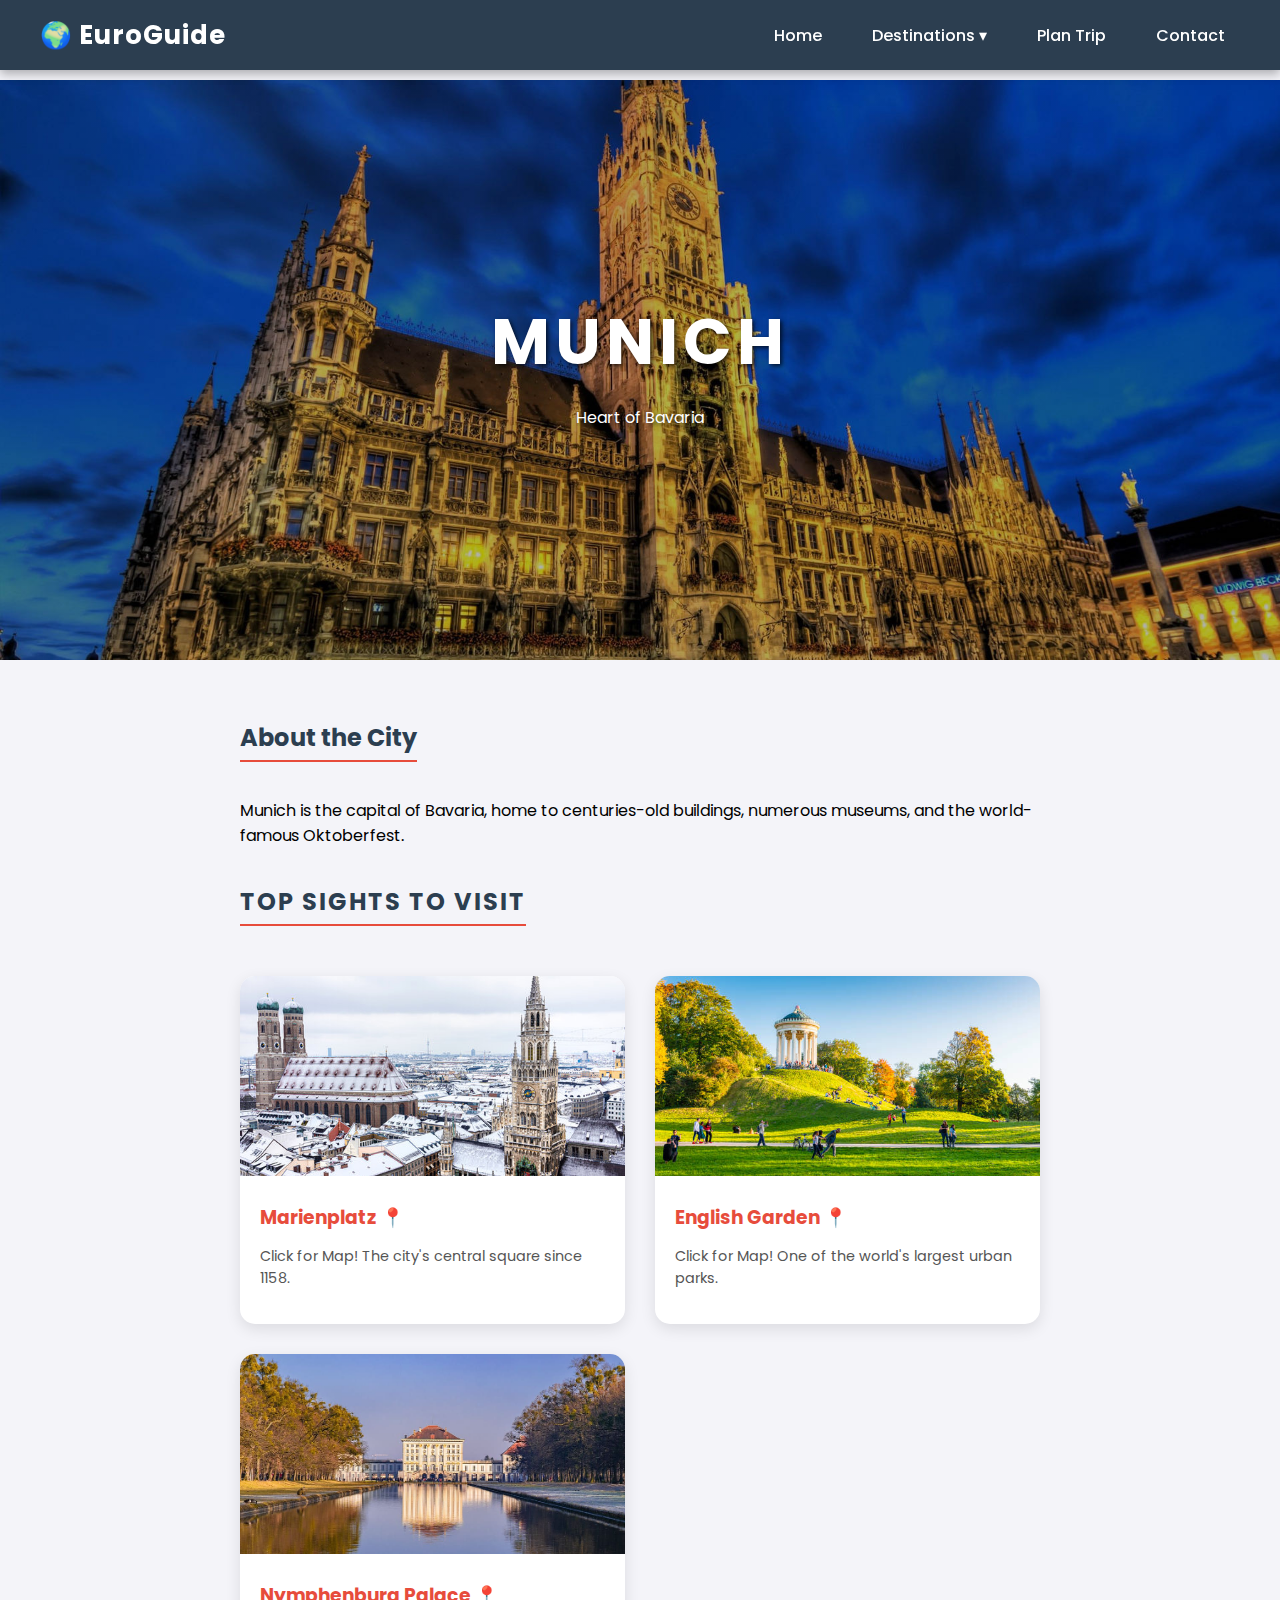
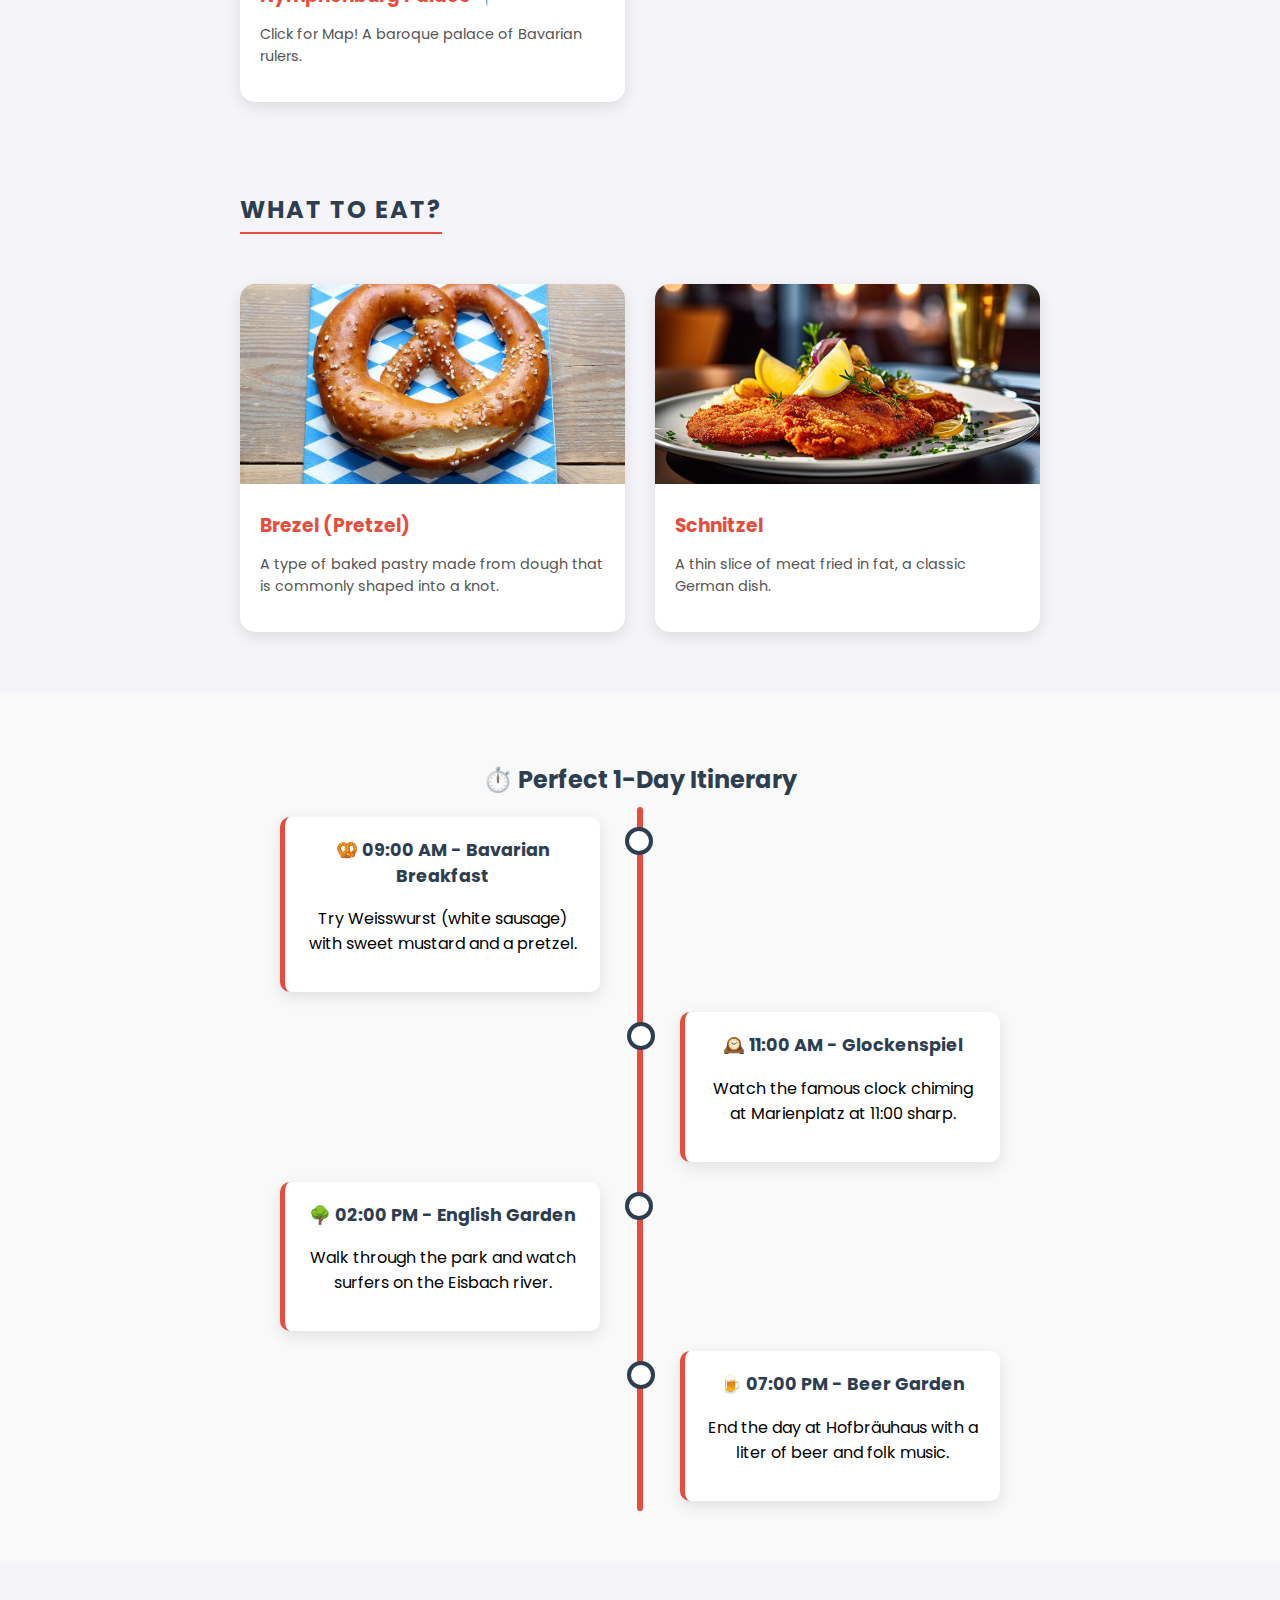
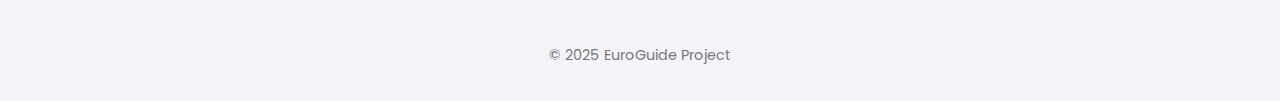
<file: munich.html>
<!DOCTYPE html>
<html lang="en">
<head>
    <meta charset="UTF-8">
    <meta name="viewport" content="width=device-width, initial-scale=1.0">
    <title>Visit Istanbul - EuroGuide</title>
    <link rel="stylesheet" href="css/style.css">
    <link href="https://fonts.googleapis.com/css2?family=Poppins:wght@300;400;600&display=swap" rel="stylesheet">
</head>
<body>


        <nav class="navbar">
        <a href="index.html" class="nav-logo">🌍 EuroGuide</a>

        <ul class="nav-links">
            <li><a href="index.html">Home</a></li>
            
            <li class="dropdown">
                <a href="javascript:void(0)" class="dropbtn">Destinations ▾</a>
                <div class="dropdown-content">
                    <a href="istanbul.html">Istanbul</a>
                    <a href="paris.html">Paris</a>
                    <a href="rome.html">Rome</a>
                    <a href="munich.html">Munich</a>
                    <a href="amsterdam.html">Amsterdam</a>
                    <a href="madrid.html">Madrid</a>
                </div>
            </li>

            <li><a href="#budget">Plan Trip</a></li> <li><a href="#contact">Contact</a></li>
        </ul>
    </nav>

    <header class="city-hero munich-hero">
        <div class="hero-text">
            <h1>MUNICH</h1>
            <p>Heart of Bavaria</p>
        </div>
    </header>

    <main class="city-content fade-in">
        <section class="info-box">
            <h2>About the City</h2>
            <p>Munich is the capital of Bavaria, home to centuries-old buildings, numerous museums, and the world-famous Oktoberfest.</p>
        </section>

        <section class="section-title"><h2>Top Sights to Visit</h2></section>




        <div class="card-grid">
            <div class="card" style="cursor: pointer;" onclick="openMap('https://maps.google.com/maps?q=Marienplatz+Munich&t=&z=15&ie=UTF8&iwloc=&output=embed', 'Marienplatz')">
                <img src="images/marienplatz.jpg" alt="Marienplatz">
                <div class="card-info">
                    <h3>Marienplatz 📍</h3>
                    <p>Click for Map! The city's central square since 1158.</p>
                </div>
            </div>

            <div class="card" style="cursor: pointer;" onclick="openMap('https://maps.google.com/maps?q=English+Garden+Munich&t=&z=14&ie=UTF8&iwloc=&output=embed', 'English Garden')">
                <img src="images/englishgarden.jpg" alt="English Garden">
                <div class="card-info">
                    <h3>English Garden 📍</h3>
                    <p>Click for Map! One of the world's largest urban parks.</p>
                </div>
            </div>

            <div class="card" style="cursor: pointer;" onclick="openMap('https://maps.google.com/maps?q=Nymphenburg+Palace&t=&z=14&ie=UTF8&iwloc=&output=embed', 'Nymphenburg Palace')">
                <img src="images/nymphenburg.jpg" alt="Nymphenburg Palace">
                <div class="card-info">
                    <h3>Nymphenburg Palace 📍</h3>
                    <p>Click for Map! A baroque palace of Bavarian rulers.</p>
                </div>
            </div>
        </div>

        

        <section class="section-title" style="margin-top: 50px;"><h2>What to Eat?</h2></section>

        <div class="card-grid">
            <div class="card">
                <img src="images/brezel.jpg" alt="Pretzel">
                <div class="card-info">
                    <h3>Brezel (Pretzel)</h3>
                    <p>A type of baked pastry made from dough that is commonly shaped into a knot.</p>
                </div>
            </div>
            <div class="card">
                <img src="images/schnitzel.jpg" alt="Schnitzel">
                <div class="card-info">
                    <h3>Schnitzel</h3>
                    <p>A thin slice of meat fried in fat, a classic German dish.</p>
                </div>
            </div>
        </div>
    </main>



    <section class="timeline-section">
        <h2>⏱️ Perfect 1-Day Itinerary</h2>
        <div class="timeline">
            <div class="time-container left">
                <div class="content">
                    <h3>🥨 09:00 AM - Bavarian Breakfast</h3>
                    <p>Try Weisswurst (white sausage) with sweet mustard and a pretzel.</p>
                </div>
            </div>
            <div class="time-container right">
                <div class="content">
                    <h3>🕰️ 11:00 AM - Glockenspiel</h3>
                    <p>Watch the famous clock chiming at Marienplatz at 11:00 sharp.</p>
                </div>
            </div>
            <div class="time-container left">
                <div class="content">
                    <h3>🌳 02:00 PM - English Garden</h3>
                    <p>Walk through the park and watch surfers on the Eisbach river.</p>
                </div>
            </div>
            <div class="time-container right">
                <div class="content">
                    <h3>🍺 07:00 PM - Beer Garden</h3>
                    <p>End the day at Hofbräuhaus with a liter of beer and folk music.</p>
                </div>
            </div>
        </div>
    </section>



            











    <footer>
        <p>&copy; 2025 EuroGuide Project</p>
    </footer>



    <div id="mapModal" class="modal">
        <div class="modal-content">
            <span class="close-btn" onclick="closeMap()">×</span>
            <h3 id="mapTitle">Location</h3>
            <iframe id="googleMap" src="" width="100%" height="450" style="border:0;" allowfullscreen="" loading="lazy"></iframe>
        </div>
    </div>

    <script>
        function openMap(url, title) {
            var modal = document.getElementById("mapModal");
            var mapFrame = document.getElementById("googleMap");
            var mapLabel = document.getElementById("mapTitle");
            mapFrame.src = url;
            mapLabel.innerText = title;
            modal.style.display = "flex";
        }
        function closeMap() {
            document.getElementById("mapModal").style.display = "none";
            document.getElementById("googleMap").src = "";
        }
        window.onclick = function(event) {
            if (event.target == document.getElementById("mapModal")) { closeMap(); }
        }
    </script>
</body>

</body>
</html>
</file>
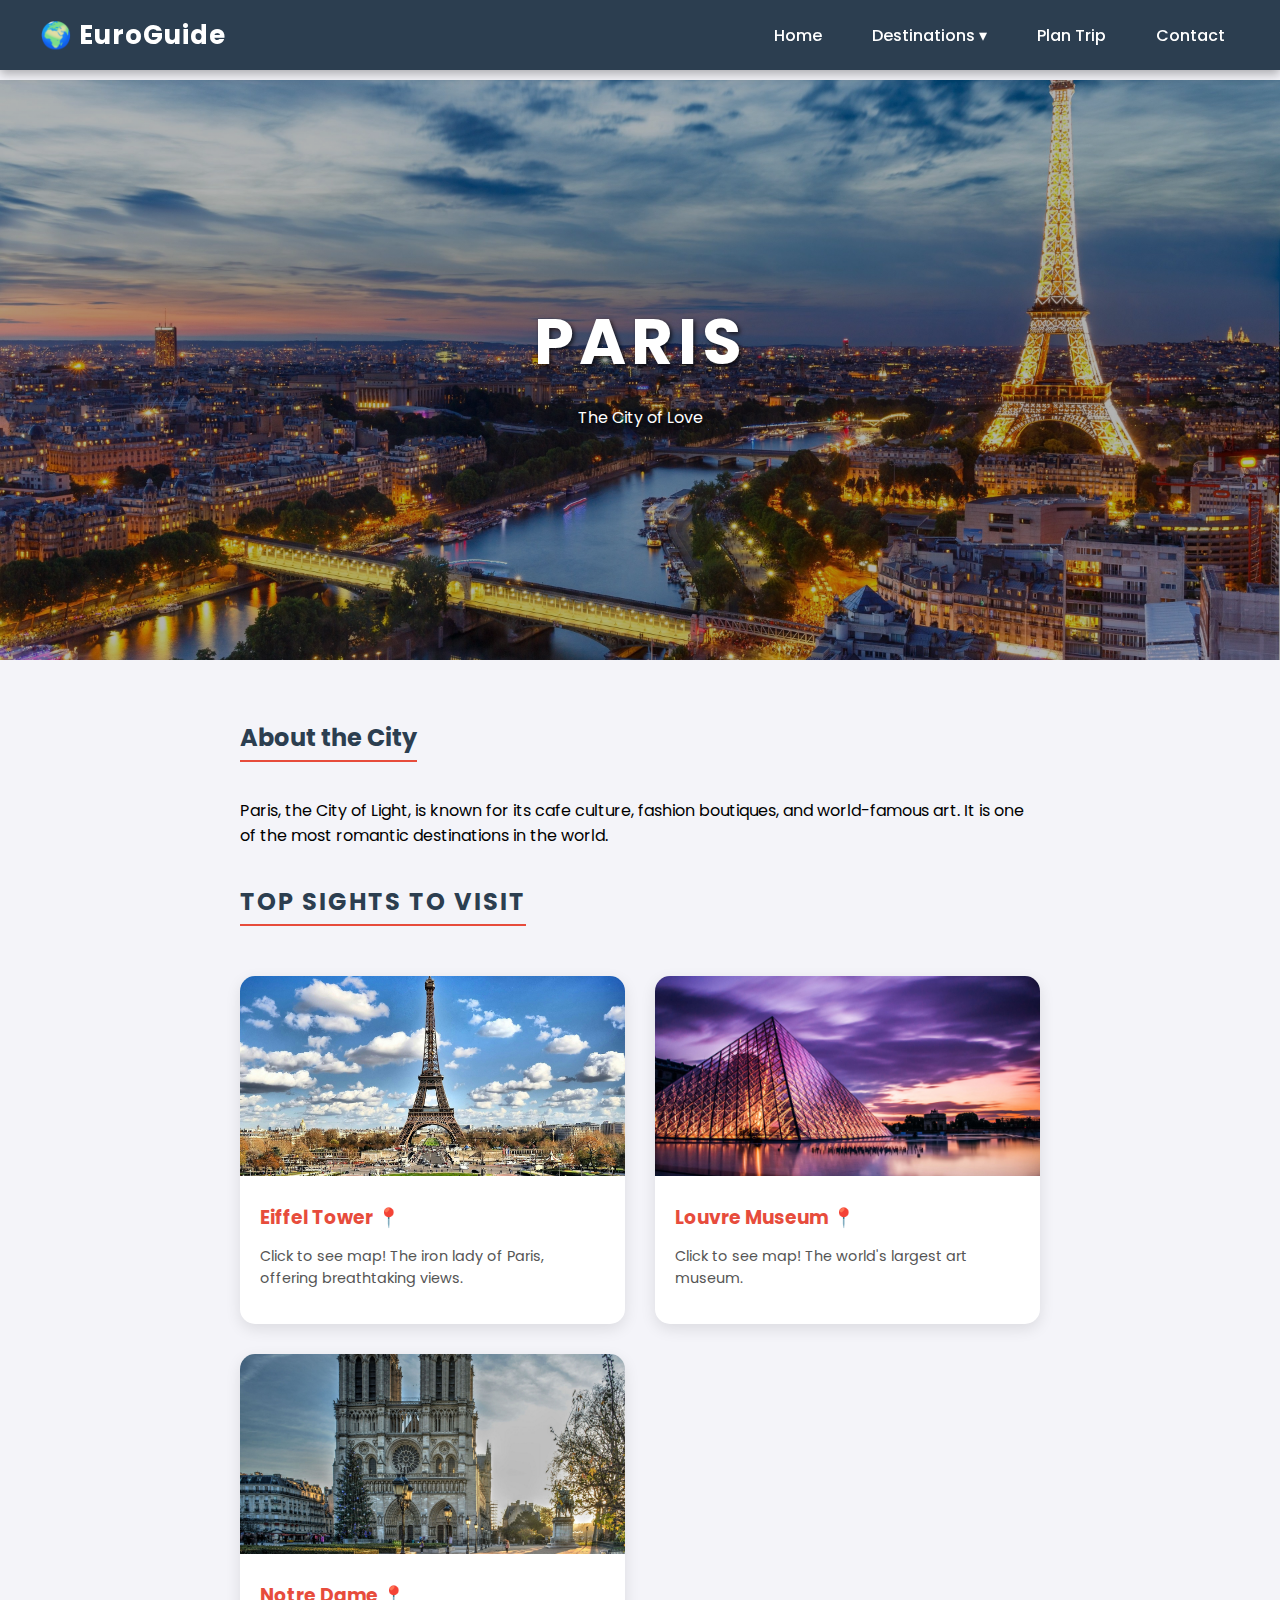
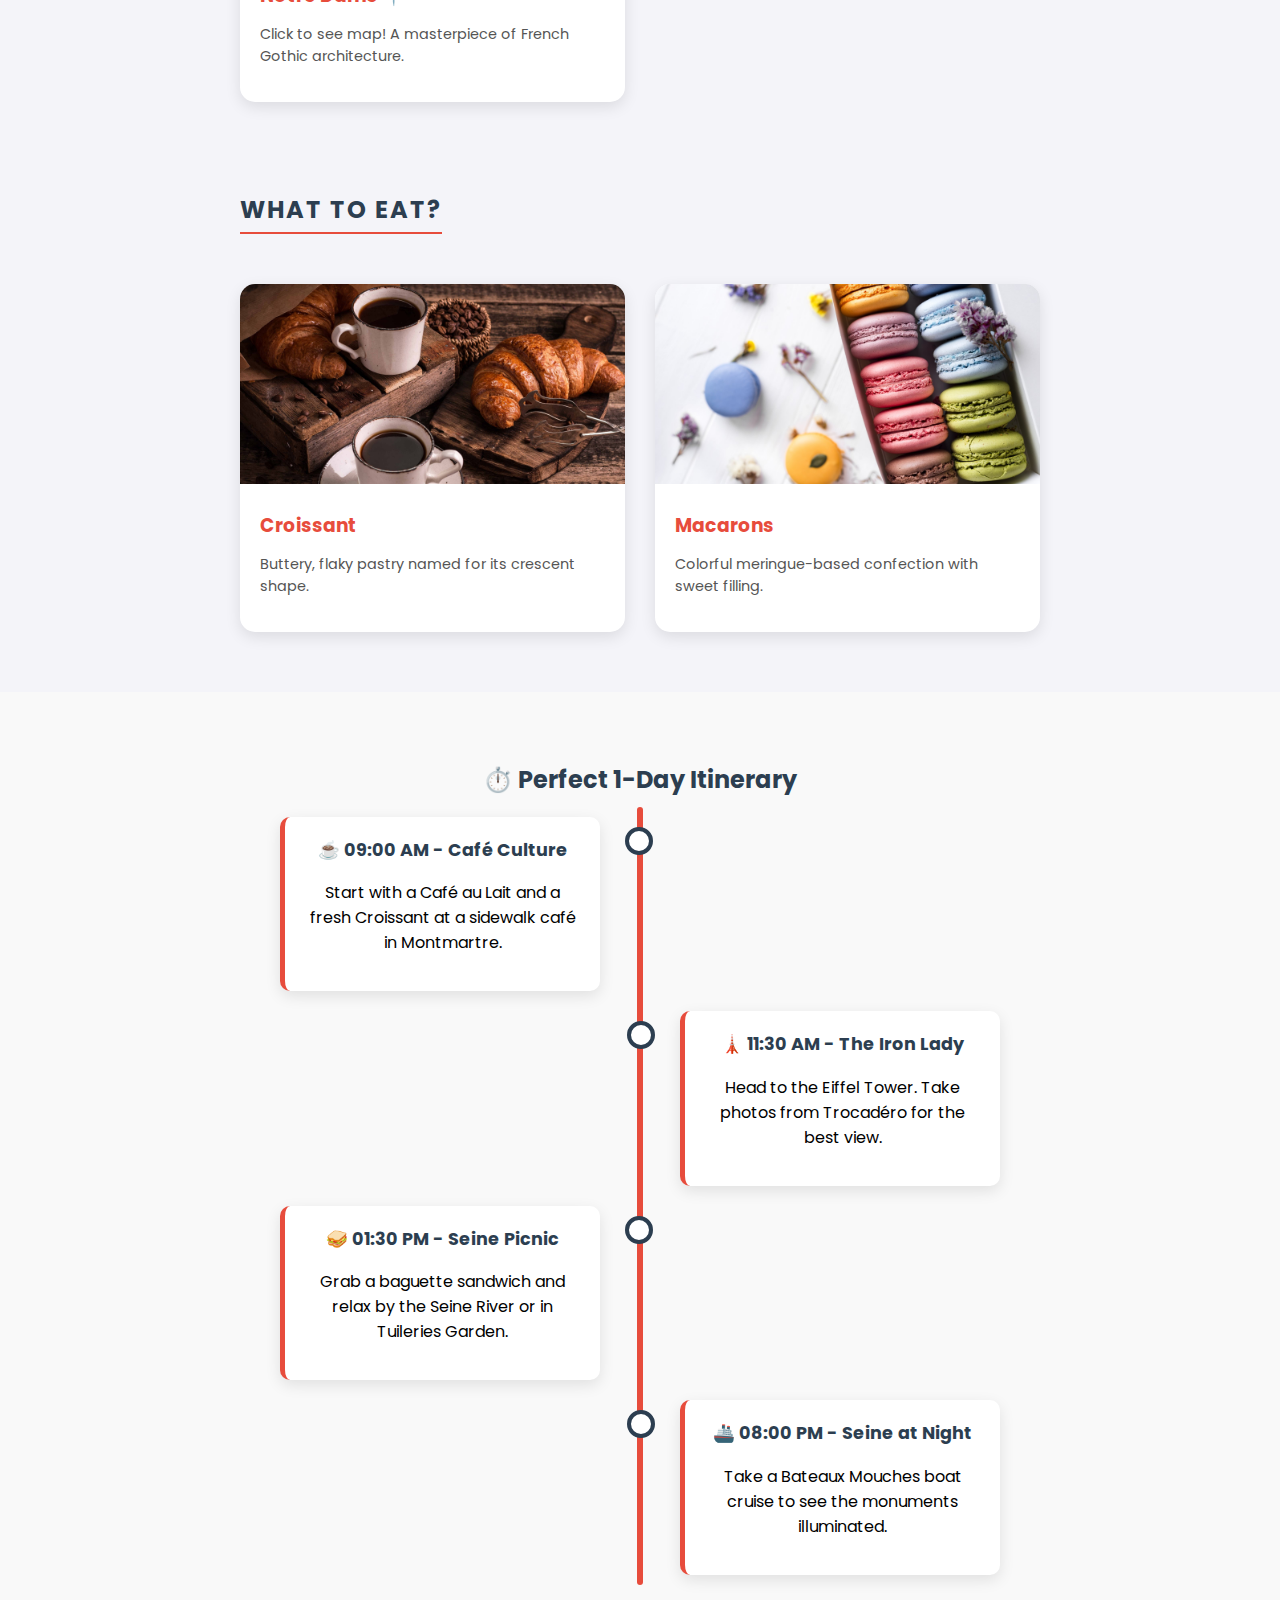
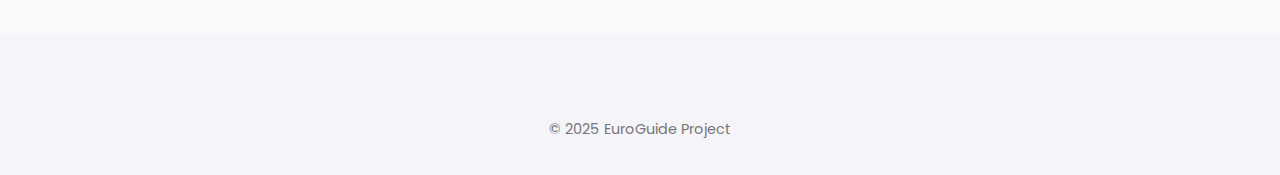
<file: paris.html>
<!DOCTYPE html>
<html lang="en">
<head>
    <meta charset="UTF-8">
    <meta name="viewport" content="width=device-width, initial-scale=1.0">
    <title>Visit Istanbul - EuroGuide</title>
    <link rel="stylesheet" href="css/style.css">
    <link href="https://fonts.googleapis.com/css2?family=Poppins:wght@300;400;600&display=swap" rel="stylesheet">
</head>
<body>
    
        <nav class="navbar">
        <a href="index.html" class="nav-logo">🌍 EuroGuide</a>

        <ul class="nav-links">
            <li><a href="index.html">Home</a></li>
            
            <li class="dropdown">
                <a href="javascript:void(0)" class="dropbtn">Destinations ▾</a>
                <div class="dropdown-content">
                    <a href="istanbul.html">Istanbul</a>
                    <a href="paris.html">Paris</a>
                    <a href="rome.html">Rome</a>
                    <a href="munich.html">Munich</a>
                    <a href="amsterdam.html">Amsterdam</a>
                    <a href="madrid.html">Madrid</a>
                </div>
            </li>

            <li><a href="#budget">Plan Trip</a></li> <li><a href="#contact">Contact</a></li>
        </ul>
    </nav>

    

    <header class="city-hero paris-hero">
        <div class="hero-text">
            <h1>PARIS</h1>
            <p>The City of Love</p>
        </div>
    </header>

    <main class="city-content fade-in">
        <section class="info-box">
            <h2>About the City</h2>
            <p>Paris, the City of Light, is known for its cafe culture, fashion boutiques, and world-famous art. It is one of the most romantic destinations in the world.</p>
        </section>

        <section class="section-title">
            <h2>Top Sights to Visit</h2>
        </section>

        <div class="card-grid">
            <div class="card" style="cursor: pointer;" onclick="openMap('https://www.google.com/maps/embed?pb=!1m18!1m12!1m3!1d2624.9916256937604!2d2.292292615509614!3d48.858370079287466!2m3!1f0!2f0!3f0!3m2!1i1024!2i768!4f13.1!3m3!1m2!1s0x47e66e2964e34e2d%3A0x8ddca9ee380ef7e0!2sEyfel%20Kulesi!5e0!3m2!1str!2str!4v1634567890123!5m2!1str!2str', 'Eiffel Tower Location')">
                <img src="images/eiffel.jpeg" alt="Eiffel Tower">
                <div class="card-info">
                    <h3>Eiffel Tower 📍</h3>
                    <p>Click to see map! The iron lady of Paris, offering breathtaking views.</p>
                </div>
            </div>

            <div class="card" style="cursor: pointer;" onclick="openMap('https://www.google.com/maps/embed?pb=!1m18!1m12!1m3!1d2624.853444389819!2d2.335455315509688!3d48.86061107928771!2m3!1f0!2f0!3f0!3m2!1i1024!2i768!4f13.1!3m3!1m2!1s0x47e671d877937b0f%3A0xb975fcfa192f84d4!2sLouvre%20M%C3%BCzesi!5e0!3m2!1str!2str!4v1634567890123!5m2!1str!2str', 'Louvre Museum Location')">
                <img src="images/louvre.jpg" alt="Louvre Museum">
                <div class="card-info">
                    <h3>Louvre Museum 📍</h3>
                    <p>Click to see map! The world's largest art museum.</p>
                </div>
            </div>

            <div class="card" style="cursor: pointer;" onclick="openMap('https://www.google.com/maps/embed?pb=!1m18!1m12!1m3!1d2625.3275997635956!2d2.347059915509458!3d48.85296817928688!2m3!1f0!2f0!3f0!3m2!1i1024!2i768!4f13.1!3m3!1m2!1s0x47e671e19ff53a01%3A0x364bb13253b92583!2sNotre%20Dame%20Katedrali!5e0!3m2!1str!2str!4v1634567890123!5m2!1str!2str', 'Notre Dame Location')">
                <img src="images/notredame.jpg" alt="Notre Dame">
                <div class="card-info">
                    <h3>Notre Dame 📍</h3>
                    <p>Click to see map! A masterpiece of French Gothic architecture.</p>
                </div>
            </div>
        </div>

        <section class="section-title" style="margin-top: 50px;">
            <h2>What to Eat?</h2>
        </section>

        <div class="card-grid">
            <div class="card">
                <img src="images/croissant.jpg" alt="Croissant">
                <div class="card-info">
                    <h3>Croissant</h3>
                    <p>Buttery, flaky pastry named for its crescent shape.</p>
                </div>
            </div>
            <div class="card">
                <img src="images/macaron.jpg" alt="Macarons">
                <div class="card-info">
                    <h3>Macarons</h3>
                    <p>Colorful meringue-based confection with sweet filling.</p>
                </div>
            </div>
        </div>
    </main>

    <section class="timeline-section">
        <h2>⏱️ Perfect 1-Day Itinerary</h2>
        <div class="timeline">
            <div class="time-container left">
                <div class="content">
                    <h3>☕ 09:00 AM - Café Culture</h3>
                    <p>Start with a Café au Lait and a fresh Croissant at a sidewalk café in Montmartre.</p>
                </div>
            </div>
            
            <div class="time-container right">
                <div class="content">
                    <h3>🗼 11:30 AM - The Iron Lady</h3>
                    <p>Head to the Eiffel Tower. Take photos from Trocadéro for the best view.</p>
                </div>
            </div>

            <div class="time-container left">
                <div class="content">
                    <h3>🥪 01:30 PM - Seine Picnic</h3>
                    <p>Grab a baguette sandwich and relax by the Seine River or in Tuileries Garden.</p>
                </div>
            </div>

            <div class="time-container right">
                <div class="content">
                    <h3>🚢 08:00 PM - Seine at Night</h3>
                    <p>Take a Bateaux Mouches boat cruise to see the monuments illuminated.</p>
                </div>
            </div>
        </div>
    </section>

    <footer>
        <p>&copy; 2025 EuroGuide Project</p>
    </footer>





    <div id="mapModal" class="modal">
        <div class="modal-content">
            <span class="close-btn" onclick="closeMap()">×</span>
            <h3 id="mapTitle">Location</h3>
            <iframe id="googleMap" src="" width="100%" height="450" style="border:0;" allowfullscreen="" loading="lazy"></iframe>
        </div>
    </div>

    <script>
        function openMap(url, title) {
            var modal = document.getElementById("mapModal");
            var mapFrame = document.getElementById("googleMap");
            var mapLabel = document.getElementById("mapTitle");
            mapFrame.src = url;
            mapLabel.innerText = title;
            modal.style.display = "flex";
        }

        function closeMap() {
            var modal = document.getElementById("mapModal");
            var mapFrame = document.getElementById("googleMap");
            modal.style.display = "none";
            mapFrame.src = "";
        }

        window.onclick = function(event) {
            var modal = document.getElementById("mapModal");
            if (event.target == modal) {
                closeMap();
            }
        }
    </script>
</body>
 
</body>
</html>
</file>
<file: css/style.css>
/* Genel Sayfa Ayarları */
body {
    font-family: 'Poppins', sans-serif; /* Yazı tipi */
    margin: 0;
    padding: 0;
    background-color: #f4f4f9; /* Hafif gri arka plan */
    text-align: center; /* Her şeyi ortala */
}

header {
    background-color: #2c3e50; /* Koyu lacivert */
    color: white;
    padding: 20px;
}

header h1 {
    margin: 0;
    font-size: 2.5rem;
}

/* HARİTA ALANI - En Önemli Kısım */
.map-container {
    position: relative; /* Bu çok önemli! İçindeki noktalar buna göre hizalanacak */
    display: inline-block; /* Kapsayıcıyı resim boyutu kadar yap */
    margin-top: 30px;
    border: 5px solid white; /* Resim etrafına beyaz çerçeve */
    box-shadow: 0 10px 20px rgba(0,0,0,0.2); /* Gölge efekti */
}

.europe-map {
    display: block;
    max-width: 100%; /* Sayfadan taşarsa küçülsün */
    height: auto;
}

/* ŞEHİR NOKTALARI (Genel Tasarım) */
/* ŞEHİR NOKTALARI - KÜÇÜLTÜLMÜŞ VERSİYON */
.city-point {
    position: absolute;
    background-color: #5f2be1; 
    color: white;
    
    /* DEĞİŞİKLİK BURADA: */
    padding: 2px 6px;   /* Önceki: 5px 10px idi. Boşluğu azalttık. */
    font-size: 8px;    /* Önceki: 12px idi. Yazıyı küçülttük. */
    border-radius: 4px; /* Daha minimal bir köşe yuvarlama */
    
    text-decoration: none;
    font-weight: bold;
    transition: all 0.3s ease;
    transform: translate(-50%, -50%);
    
    /* Opsiyonel: Şeffaflık ekleyip haritayı daha çok gösterebiliriz */
    opacity: 0.9; 
}

/* Üzerine gelince belirginleşsin */
.city-point:hover {
    background-color: #c0392b;
    transform: translate(-50%, -50%) scale(1.2); /* Büyüme efekti */
    opacity: 1;
    z-index: 10;
    cursor: pointer;
}

/* ŞİMDİ KOORDİNATLARI AYARLIYORUZ */
/* Burada 'top' (üstten) ve 'left' (soldan) yüzde vererek yerlerini ayarlayacağız.
   NOT: Bu değerleri senin bulduğun haritaya göre deneme-yanılma ile değiştirmelisin! */

.istanbul { top: 76%; left: 67%; }
.paris { top: 62%; left: 32%; }
.rome { top: 78%; left: 43%; }
.munich { top: 62%; left: 41%; }
.amsterdam { top: 53%; left: 34.5%; }
.madrid { top: 78%; left: 21%; }

/* Alt Bilgi */
footer {
    margin-top: 50px;
    padding: 20px;
    color: #777;
    font-size: 0.9rem;
}

/* --- DETAY SAYFALARI İÇİN STİLLER --- */

/* Üst Menü Çubuğu */
.navbar {
    background-color: #2c3e50;
    padding: 15px 20px;
    display: flex;
    justify-content: space-between; /* Sağa ve sola yasla */
    align-items: center;
    color: white;
}

.back-btn {
    color: #ecf0f1;
    text-decoration: none;
    font-weight: bold;
    border: 1px solid #ecf0f1;
    padding: 5px 10px;
    border-radius: 5px;
    transition: background 0.3s;
}

.back-btn:hover {
    background-color: rgba(255,255,255,0.2);
}

/* Hero (Kapak) Bölümü Ayarları */
.city-hero {
    height: 60vh; /* Ekran yüksekliğinin %60'ı */
    background-size: cover; /* Resmi kutuya sığdır */
    background-position: center;
    display: flex;
    align-items: center;     /* Yazıyı dikey ortala */
    justify-content: center; /* Yazıyı yatay ortala */
    color: white;
    text-shadow: 2px 2px 4px rgba(0,0,0,0.7); /* Okunabilirlik için gölge */
}

/* İstanbul'a Özel Arka Plan Resmi */
/* Buradaki yolu kendi resim adına göre kontrol et */
.istanbul-hero {
    background-image: linear-gradient(rgba(0,0,0,0.3), rgba(0,0,0,0.3)), url('../images/istanbul.jpg');
}

.hero-text h1 {
    font-size: 4rem;
    margin: 0;
    letter-spacing: 5px;
}

/* Sayfa İçi Yazılar */
.city-content {
    max-width: 800px; /* Çok geniş olmasın, okuması kolay olsun */
    margin: 40px auto; /* Ortala */
    padding: 0 20px;
    text-align: left; /* Yazılar sola yaslı olsun */
}

.city-content h2 {
    color: #2c3e50;
    border-bottom: 2px solid #e74c3c; /* Başlık altına kırmızı çizgi */
    display: inline-block;
    padding-bottom: 5px;
}

.places-grid ul {
    list-style-type: none; /* Noktaları kaldır */
    padding: 0;
}

.places-grid li {
    background: white;
    margin-bottom: 10px;
    padding: 15px;
    border-left: 5px solid #e74c3c; /* Sol tarafa şık bir çizgi */
    box-shadow: 0 2px 5px rgba(0,0,0,0.05);
}


/* Diğer Şehirlerin Arka Planları */
.paris-hero {
    background-image: linear-gradient(rgba(0,0,0,0.3), rgba(0,0,0,0.3)), url('../images/paris.jpg');
}

.rome-hero {
    background-image: linear-gradient(rgba(0,0,0,0.3), rgba(0,0,0,0.3)), url('../images/rome.jpg');
}

.munich-hero {
    background-image: linear-gradient(rgba(0,0,0,0.3), rgba(0,0,0,0.3)), url('../images/munich.jpg');
}

.amsterdam-hero {
    background-image: linear-gradient(rgba(0,0,0,0.3), rgba(0,0,0,0.3)), url('../images/amsterdam.jpg');
}

.madrid-hero {
    background-image: linear-gradient(rgba(0,0,0,0.3), rgba(0,0,0,0.3)), url('../images/madrid.jpg');
}


/* --- İLETİŞİM SAYFASI STİLLERİ --- */

.contact-container {
    max-width: 600px;
    margin: 50px auto;
    padding: 20px;
    background: white;
    border-radius: 10px;
    box-shadow: 0 5px 15px rgba(0,0,0,0.1);
}

.contact-container h1 {
    color: #2c3e50;
    margin-bottom: 10px;
}

.contact-form {
    text-align: left;
    margin-top: 30px;
}

.form-group {
    margin-bottom: 20px;
}

.form-group label {
    display: block;
    margin-bottom: 5px;
    font-weight: bold;
    color: #333;
}

/* Giriş Kutuları */
.form-group input, 
.form-group textarea {
    width: 100%;
    padding: 10px;
    border: 1px solid #ddd;
    border-radius: 5px;
    font-family: inherit; /* Sayfanın yazı tipini kullan */
    box-sizing: border-box; /* Padding ekleyince kutu taşmasın */
}

/* Buton */
.submit-btn {
    display: block;
    width: 100%;
    background-color: #e74c3c;
    color: white;
    padding: 12px;
    border: none;
    border-radius: 5px;
    font-size: 1rem;
    cursor: pointer;
    transition: background 0.3s;
}

.submit-btn:hover {
    background-color: #c0392b;
}


/* --- MODERN KART TASARIMI (CARD DESIGN) --- */

/* Başlıkları ortala */
.section-title h2 {
    text-align: center;
    color: #2c3e50;
    margin-bottom: 30px;
    text-transform: uppercase;
    letter-spacing: 2px;
}

/* Kartların yan yana dizilmesi için Grid yapısı */
.card-grid {
    display: grid;
    grid-template-columns: repeat(auto-fit, minmax(250px, 1fr)); /* Ekrana göre otomatik sığdır */
    gap: 30px;
    padding: 20px 0;
}

/* Kartın kendisi */
.card {
    background: white;
    border-radius: 15px; /* Yuvarlak köşeler */
    overflow: hidden; /* Resim taşarsa gizle */
    box-shadow: 0 5px 15px rgba(0,0,0,0.1);
    transition: transform 0.3s ease, box-shadow 0.3s ease;
}

/* Karta gelince efekt */
.card:hover {
    transform: translateY(-10px); /* Yukarı doğru hafif kalksın */
    box-shadow: 0 15px 30px rgba(0,0,0,0.2);
}

/* Kart içindeki resim */
.card img {
    width: 100%;
    height: 200px;
    object-fit: cover; /* Resmi kutuya kırparak sığdır */
}

/* Kart içindeki yazılar */
.card-info {
    padding: 20px;
}

.card-info h3 {
    margin: 0 0 10px;
    color: #e74c3c;
}

.card-info p {
    font-size: 0.9rem;
    color: #555;
    line-height: 1.5;
}


/* --- GİRİŞ ANİMASYONU (FADE IN UP) --- */

/* Animasyonun tanımlanması */
@keyframes fadeInUp {
    from {
        opacity: 0;
        transform: translateY(30px); /* 30px aşağıdan başla */
    }
    to {
        opacity: 1;
        transform: translateY(0); /* Yerine otur */
    }
}

/* Bu sınıfı eklediğimiz her yer animasyonlu açılacak */
.fade-in {
    animation: fadeInUp 1s ease-out forwards;
}


/* --- SLIDER (ANA SAYFA) --- */

.slider-container {
    position: relative;
    max-width: 100%;
    height: 600px; /* Slider yüksekliği */
    overflow: hidden; /* Taşan kısımları gizle */
    margin-bottom: 40px;
}

.slide {
    display: none; /* Başlangıçta hepsi gizli, JS ile açacağız */
    height: 100%;
}

.slide img {
    width: 100%;
    height: 100%;
    object-fit: cover; /* Resmi bozmadan kutuya yay */
}

/* Üzerindeki Yazı Alanı */
.hero-overlay {
    position: absolute;
    top: 50%;
    left: 50%;
    transform: translate(-50%, -50%); /* Tam ortala */
    text-align: center;
    color: white;
    z-index: 10; /* Resimlerin üzerinde dursun */
    text-shadow: 2px 2px 8px rgba(0,0,0,0.7); /* Okunabilirlik için gölge */
}

.hero-overlay h1 {
    font-size: 4rem;
    margin: 0;
    letter-spacing: 3px;
}

.hero-overlay p {
    font-size: 1.5rem;
    margin: 10px 0 30px;
}

/* Aksiyon Butonu (Start Exploring) */
.cta-button {
    padding: 12px 30px;
    background-color: #e74c3c;
    color: white;
    text-decoration: none;
    font-size: 1.1rem;
    border-radius: 30px;
    transition: background 0.3s;
}

.cta-button:hover {
    background-color: #c0392b;
}

/* Geçiş Animasyonu (Fade Effect) */
.fade {
    animation-name: fadeEffect;
    animation-duration: 1.5s;
}

@keyframes fadeEffect {
    from {opacity: 0.4} 
    to {opacity: 1}
}



/* --- HARİTA MODAL (POPUP) TASARIMI --- */

/* Arka Plan (Siyah Perde) */
.modal {
    display: none; /* Başlangıçta gizli */
    position: fixed; 
    z-index: 9999; /* En üstte durmalı */
    left: 0;
    top: 0;
    width: 100%; 
    height: 100%; 
    background-color: rgba(0,0,0,0.8); /* Yarı saydam siyah */
    align-items: center; /* Dikey ortala */
    justify-content: center; /* Yatay ortala */
    animation: fadeIn 0.4s; /* Arka plan yavaşça gelsin */
}

/* Harita Kutusu */
.modal-content {
    background-color: white;
    padding: 20px;
    border-radius: 10px;
    width: 80%; /* Ekranın %80'ini kapla */
    max-width: 800px;
    position: relative;
    box-shadow: 0 5px 30px rgba(0,0,0,0.5);
    animation: zoomIn 0.4s; /* Kutu büyüyerek gelsin */
}

.modal-content h3 {
    margin-top: 0;
    color: #2c3e50;
    border-bottom: 2px solid #e74c3c;
    display: inline-block;
    padding-bottom: 5px;
    margin-bottom: 15px;
}

/* Kapatma (X) Butonu */
.close-btn {
    color: #aaa;
    float: right;
    font-size: 28px;
    font-weight: bold;
    cursor: pointer;
    transition: color 0.3s;
}

.close-btn:hover {
    color: #e74c3c; /* Üzerine gelince kırmızı olsun */
}

/* --- ANİMASYONLAR --- */

/* Arka planın yavaşça gelmesi */
@keyframes fadeIn {
    from {background-color: rgba(0,0,0,0);}
    to {background-color: rgba(0,0,0,0.8);}
}

/* Kutunun büyüyerek açılması (Pop Effect) */
@keyframes zoomIn {
    from {transform: scale(0.7); opacity: 0;}
    to {transform: scale(1); opacity: 1;}
}




/* --- GELİŞMİŞ HESAPLAYICI STİLLERİ --- */

.budget-container {
    margin: 50px auto; /* Üstten boşluk ve ORTALA */
    max-width: 500px; /* GENİŞLİK SINIRI: Daha fazla genişlemesin */
    padding-top: 20px;
    border-top: 2px dashed #ccc;
    text-align: center;
}

.calc-box {
    background-color: white;
    padding: 25px;
    border-radius: 15px;
    box-shadow: 0 10px 25px rgba(0,0,0,0.1); /* Daha havalı gölge */
    border: 1px solid #eee;
    margin-top: 20px;
}

/* Yan Yana Dizme Ayarı (Flexbox) */
.input-row {
    display: flex;
    gap: 15px; /* Aradaki boşluk */
    justify-content: space-between;
}

.calc-group {
    margin-bottom: 15px;
    text-align: left;
    width: 100%; /* Bulunduğu alanı kaplasın */
}

.calc-group label {
    display: block;
    font-size: 0.9rem;
    font-weight: 600;
    margin-bottom: 5px;
    color: #34495e;
}

.calc-group input, 
.calc-group select {
    width: 100%;
    padding: 10px;
    border: 1px solid #ddd;
    border-radius: 8px; /* Daha yuvarlak */
    font-size: 0.95rem;
    background-color: #fafafa;
    box-sizing: border-box; /* Taşmaları engelle */
}

.calc-btn {
    width: 100%;
    background-color: #e74c3c; /* Kırmızı buton */
    color: white;
    padding: 15px;
    border: none;
    border-radius: 8px;
    font-size: 1.1rem;
    font-weight: bold;
    cursor: pointer;
    transition: background 0.3s;
    margin-top: 10px;
}

.calc-btn:hover {
    background-color: #c0392b;
}

/* Sonuç Kutusu */
.result-hidden {
    display: none;
    margin-top: 20px;
    padding: 20px;
    border-radius: 10px;
    font-size: 1.1rem;
    animation: slideUp 0.5s ease;
}

@keyframes slideUp {
    from { transform: translateY(20px); opacity: 0; }
    to { transform: translateY(0); opacity: 1; }
}






/* --- FAQ (SIKÇA SORULAN SORULAR) --- */
.faq-section {
    max-width: 800px;
    margin: 60px auto;
    padding: 0 20px;
    text-align: left;
}

.faq-section h2 {
    text-align: center;
    color: #2c3e50;
    margin-bottom: 30px;
}

.faq-item {
    margin-bottom: 10px;
    border-bottom: 1px solid #ddd;
}

.faq-question {
    background-color: white;
    color: #333;
    cursor: pointer;
    padding: 18px;
    width: 100%;
    border: none;
    text-align: left;
    outline: none;
    font-size: 1.1rem;
    font-weight: 600;
    display: flex;
    justify-content: space-between;
    align-items: center;
    transition: background 0.3s;
}

.faq-question:hover, .faq-question.active {
    background-color: #f1f1f1;
    color: #e74c3c; /* Aktif olunca kırmızı olsun */
}

.faq-answer {
    padding: 0 18px;
    background-color: white;
    max-height: 0; /* Başlangıçta kapalı */
    overflow: hidden;
    transition: max-height 0.3s ease-out; /* Kayarak açılma efekti */
}

.faq-answer p {
    margin: 15px 0;
    color: #555;
    line-height: 1.6;
}

.arrow {
    font-size: 1.5rem;
    font-weight: bold;
}





/* --- YORUMLAR BÖLÜMÜ --- */
.reviews-section {
    background-color: #334d54; /* Koyu arka plan */
    color: white;
    padding: 50px 20px;
    text-align: center;
    margin-top: 50px;
}

.reviews-section h2 {
    margin-bottom: 40px;
    color: white;
}

.reviews-grid {
    display: flex;
    justify-content: center;
    gap: 30px;
    flex-wrap: wrap; /* Mobilde alt alta geçsin */
    max-width: 1000px;
    margin: 0 auto;
}

.review-card {
    background-color: rgba(255, 255, 255, 0.1); /* Yarı saydam beyaz */
    padding: 25px;
    border-radius: 10px;
    width: 280px;
    text-align: left;
    box-shadow: 0 5px 15px rgba(0,0,0,0.2);
    font-style: italic;
    flex: 1; /* Üç kutu da eşit genişlikte olsun */
}

.reviewer {
    margin-top: 20px;
    display: flex;
    flex-direction: column;
    font-style: normal;
}

.reviewer strong {
    color: #e74c3c; /* İsim kırmızı olsun */
}

.reviewer span {
    font-size: 0.8rem;
    color: #bbb;
}


/* --- HARİTA ÇAĞRI YAZISI (CTA) --- */

.cta-section {
    text-align: center;
    padding: 50px 20px 20px 20px; /* Üstten ve alttan boşluk */
    background-color: #f4f4f9; /* Sayfa rengiyle uyumlu */
}

.cta-section h2 {
    font-size: 2.5rem;
    color: #2c3e50;
    margin-bottom: 10px;
    font-weight: 600;
    letter-spacing: 1px;
    text-transform: uppercase; /* Hepsi büyük harf olsun */
}

.cta-section p {
    font-size: 1.2rem;
    color: #505a5b;
    max-width: 600px;
    margin: 0 auto 30px auto; /* Ortala ve alttan boşluk bırak */
    line-height: 1.6;
}

/* Zıplayan Ok Tasarımı */
.scroll-arrow {
    font-size: 3rem;
    color: #e74c3c; /* Kırmızı renk */
    font-weight: bold;
    animation: bounce 2s infinite; /* Sonsuza kadar zıplasın */
    cursor: default;
}

/* Zıplama Animasyonu (Bounce Effect) */
@keyframes bounce {
    0%, 20%, 50%, 80%, 100% {
        transform: translateY(0);
    }
    40% {
        transform: translateY(-10px); /* Yukarı çık */
    }
    60% {
        transform: translateY(-5px); /* Biraz daha az yukarı çık */
    }
}

html {
    scroll-behavior: smooth;
}


/* --- ZAMAN ÇİZELGESİ (TIMELINE) TASARIMI --- */

.timeline-section {
    padding: 50px 20px;
    background-color: #f9f9f9; /* Açık gri arka plan */
}

.timeline-section h2 {
    text-align: center;
    color: #2c3e50;
    margin-bottom: 10px;
}

/* Çizelge Ana Kutusu */
.timeline {
    position: relative;
    max-width: 800px;
    margin: 0 auto;
}

/* Ortadaki Çizgi */
.timeline::after {
    content: '';
    position: absolute;
    width: 6px;
    background-color: #e74c3c; /* Kırmızı çizgi */
    top: 0;
    bottom: 0;
    left: 50%;
    margin-left: -3px;
    border-radius: 3px;
}

/* Kutuların Genel Yapısı */
.time-container {
    padding: 10px 40px;
    position: relative;
    background-color: inherit;
    width: 50%; /* Yarım ekran genişliği */
    box-sizing: border-box;
}

/* Sol ve Sağ Konumlandırma */
.left {
    left: 0;
}

.right {
    left: 50%;
}

/* Orta Çizgideki Noktalar */
.time-container::after {
    content: '';
    position: absolute;
    width: 20px;
    height: 20px;
    right: -13px; /* Çizgiye hizalama */
    background-color: white;
    border: 4px solid #2c3e50; /* Lacivert çerçeve */
    top: 20px;
    border-radius: 50%;
    z-index: 1;
}

/* Sağdaki kutuların noktası solda olmalı */
.right::after {
    left: -13px;
}

/* İçerik Kutusu (Beyaz Kart) */
.content {
    padding: 20px;
    background-color: white;
    position: relative;
    border-radius: 10px;
    box-shadow: 0 5px 15px rgba(0,0,0,0.1); /* Gölge */
    border-left: 5px solid #e74c3c; /* Soluna ince kırmızı çizgi */
}

.content h3 {
    margin-top: 0;
    font-size: 1.1rem;
    color: #2c3e50;
}

/* --- MOBİL UYUMLULUK (RESPONSIVE) --- */
/* Ekran 600px'den küçükse (Telefonlar) */
@media screen and (max-width: 600px) {
    /* Çizgiyi sola al */
    .timeline::after {
        left: 31px;
    }
    
    /* Kutuları tam genişlik yap */
    .time-container {
        width: 100%;
        padding-left: 70px; /* Çizgiden uzaklaştır */
        padding-right: 25px;
    }
    
    /* Noktaları sola al */
    .time-container::after {
        left: 18px;
    }
    
    /* Sağdaki kutuyu da sola çek */
    .right {
        left: 0%;
    }
}

/* --- NAVBAR LINKLERİ (Genel Düzen) --- */
.nav-links {
    list-style: none;
    display: flex;
    align-items: center; /* KİLİT NOKTA: Bütün linkleri dikeyde tam ortalar */
    gap: 25px;
    margin: 0;
    padding: 0;
}

.nav-links li {
    position: relative;
    display: inline-block; /* Hepsini standart hizaya getirir */
}

.nav-links a, .dropbtn {
    color: white;
    text-decoration: none;
    font-weight: 500;
    font-size: 1rem;
    transition: color 0.3s;
    padding: 15px 10px; /* Tıklama alanını eşitledik */
    display: block;     /* Blok yapısı hizalamayı kolaylaştırır */
}

.nav-links a:hover, .dropdown:hover .dropbtn {
    color: #e74c3c;
}

/* --- DROPDOWN (AÇILIR MENÜ KUTUSU) --- */
.dropdown {
    /* Buradaki flex ve align-items kodlarını SİLDİK, kaymayı o yapıyordu */
    position: relative; 
}

.dropdown-content {
    display: none;
    position: absolute;
    background-color: white;
    min-width: 200px;
    box-shadow: 0 8px 20px rgba(0,0,0,0.3);
    top: 100%; /* Tam butonun bittiği yerden başlasın */
    left: 0;
    z-index: 100000;
    border-radius: 0 0 5px 5px; /* Sadece alt köşeler yuvarlak olsun */
    border-top: 3px solid #e74c3c;
}

.dropdown-content a {
    color: #333;
    padding: 12px 20px;
    text-decoration: none;
    display: block;
    font-size: 0.95rem;
    text-align: left;
    transition: background 0.2s;
}

.dropdown-content a:hover {
    background-color: #f8f9fa;
    color: #e74c3c;
    padding-left: 25px;
}

/* Menü üzerine gelince açıl */
.dropdown:hover .dropdown-content {
    display: block;
}
/* Logo Tasarımı */
.nav-logo {
    color: white;
    font-size: 1.5rem;
    font-weight: bold;
    text-decoration: none;
    letter-spacing: 1px;
    transition: color 0.3s;
}

.nav-logo:hover {
    color: #e74c3c; /* Üzerine gelince kırmızı olsun */
}

/* --- FOOTER (İLETİŞİM) TASARIMI --- */
.footer-section {
    background-color: #2c3e50; /* Menü ile aynı koyu lacivert */
    color: white;
    padding: 50px 20px 20px 20px;
    margin-top: 60px;
}

.footer-content {
    max-width: 1100px;
    margin: 0 auto;
    display: flex;
    justify-content: space-between; /* Yan yana ve aralıklı diz */
    flex-wrap: wrap; /* Mobilde alt alta geçsin */
    gap: 30px;
}

/* Sol, Orta, Sağ Kutular */
.footer-left, .footer-center, .footer-right {
    flex: 1; /* Eşit genişlik */
    min-width: 250px;
}

.footer-left h3 {
    margin-top: 0;
    color: #e74c3c; /* Logo kırmızı */
}

.footer-left p {
    font-size: 0.9rem;
    color: #bdc3c7;
    line-height: 1.6;
}

/* Hızlı Linkler */
.footer-center ul {
    list-style: none;
    padding: 0;
}

.footer-center a {
    color: #bdc3c7;
    text-decoration: none;
    display: block;
    margin-bottom: 8px;
    transition: 0.3s;
}

.footer-center a:hover {
    color: #e74c3c;
    padding-left: 5px; /* Hover efekti */
}

/* Sosyal Medya Linkleri */
.socials a {
    display: inline-block;
    margin-right: 15px;
    color: white;
    font-weight: bold;
    text-decoration: none;
    margin-top: 10px;
}

.socials a:hover {
    color: #e74c3c;
}

/* En Alt Şerit */
.footer-bottom {
    text-align: center;
    border-top: 1px solid rgba(255,255,255,0.1);
    margin-top: 40px;
    padding-top: 20px;
    font-size: 0.8rem;
    color: #95a5a6;
}

/* Mobil Uyumu */
@media screen and (max-width: 768px) {
    .footer-content {
        flex-direction: column; /* Telefondaysa alt alta diz */
        text-align: center;
    }
}


/* --- %100 SABİT (STICKY) MENÜ --- */

body {
    /* Menü sabit olunca içeriğin üstüne biner. 
       Bunu engellemek için içeriği aşağı itiyoruz: */
    padding-top: 80px; 
    margin: 0;
    font-family: 'Poppins', sans-serif;
}

.navbar {
    position: fixed; /* İŞTE SİHİRLİ KOD: Sayfaya sabitle */
    top: 0;
    left: 0;
    width: 100%;
    height: 70px;
    background-color: #2c3e50;
    display: flex;
    justify-content: space-between;
    align-items: center;
    padding: 0 40px;
    box-shadow: 0 4px 10px rgba(0,0,0,0.3); /* Altına gölge */
    z-index: 9999; /* Her şeyin önünde dur */
    box-sizing: border-box; /* Taşmayı engelle */
}

/* Linklerin Hizası */
.nav-links {
    list-style: none;
    display: flex;
    align-items: center;
    gap: 20px;
    margin: 0;
    padding: 0;
}

.nav-links li {
    display: inline-block;
}

.nav-links a, .dropbtn {
    color: white;
    text-decoration: none;
    font-weight: 500;
    font-size: 1rem;
    padding: 10px 15px;
    transition: 0.3s;
    display: block;
}

.nav-links a:hover, .dropdown:hover .dropbtn {
    color: #e74c3c;
    background-color: rgba(255,255,255,0.05); /* Hafif buton efekti */
    border-radius: 5px;
}

/* --- LOGO --- */
.nav-logo {
    color: white;
    font-size: 1.6rem;
    font-weight: bold;
    text-decoration: none;
    letter-spacing: 1px;
}

/* --- DROPDOWN DÜZELTME (Aşağı Kaymayı Önleyen Kod) --- */
.dropdown {
    position: relative;
}

.dropdown-content {
    display: none;
    position: absolute;
    background-color: white;
    min-width: 200px;
    top: 100%; /* Tam butonun altından başla */
    left: 0;
    box-shadow: 0 8px 16px rgba(0,0,0,0.2);
    z-index: 10000;
    border-top: 4px solid #e74c3c;
    border-radius: 0 0 5px 5px;
}

.dropdown-content a {
    color: #333;
    padding: 12px 16px;
    display: block;
    text-align: left;
}

.dropdown-content a:hover {
    background-color: #f1f1f1;
    color: #e74c3c;
}

.dropdown:hover .dropdown-content {
    display: block;
}
</file>
